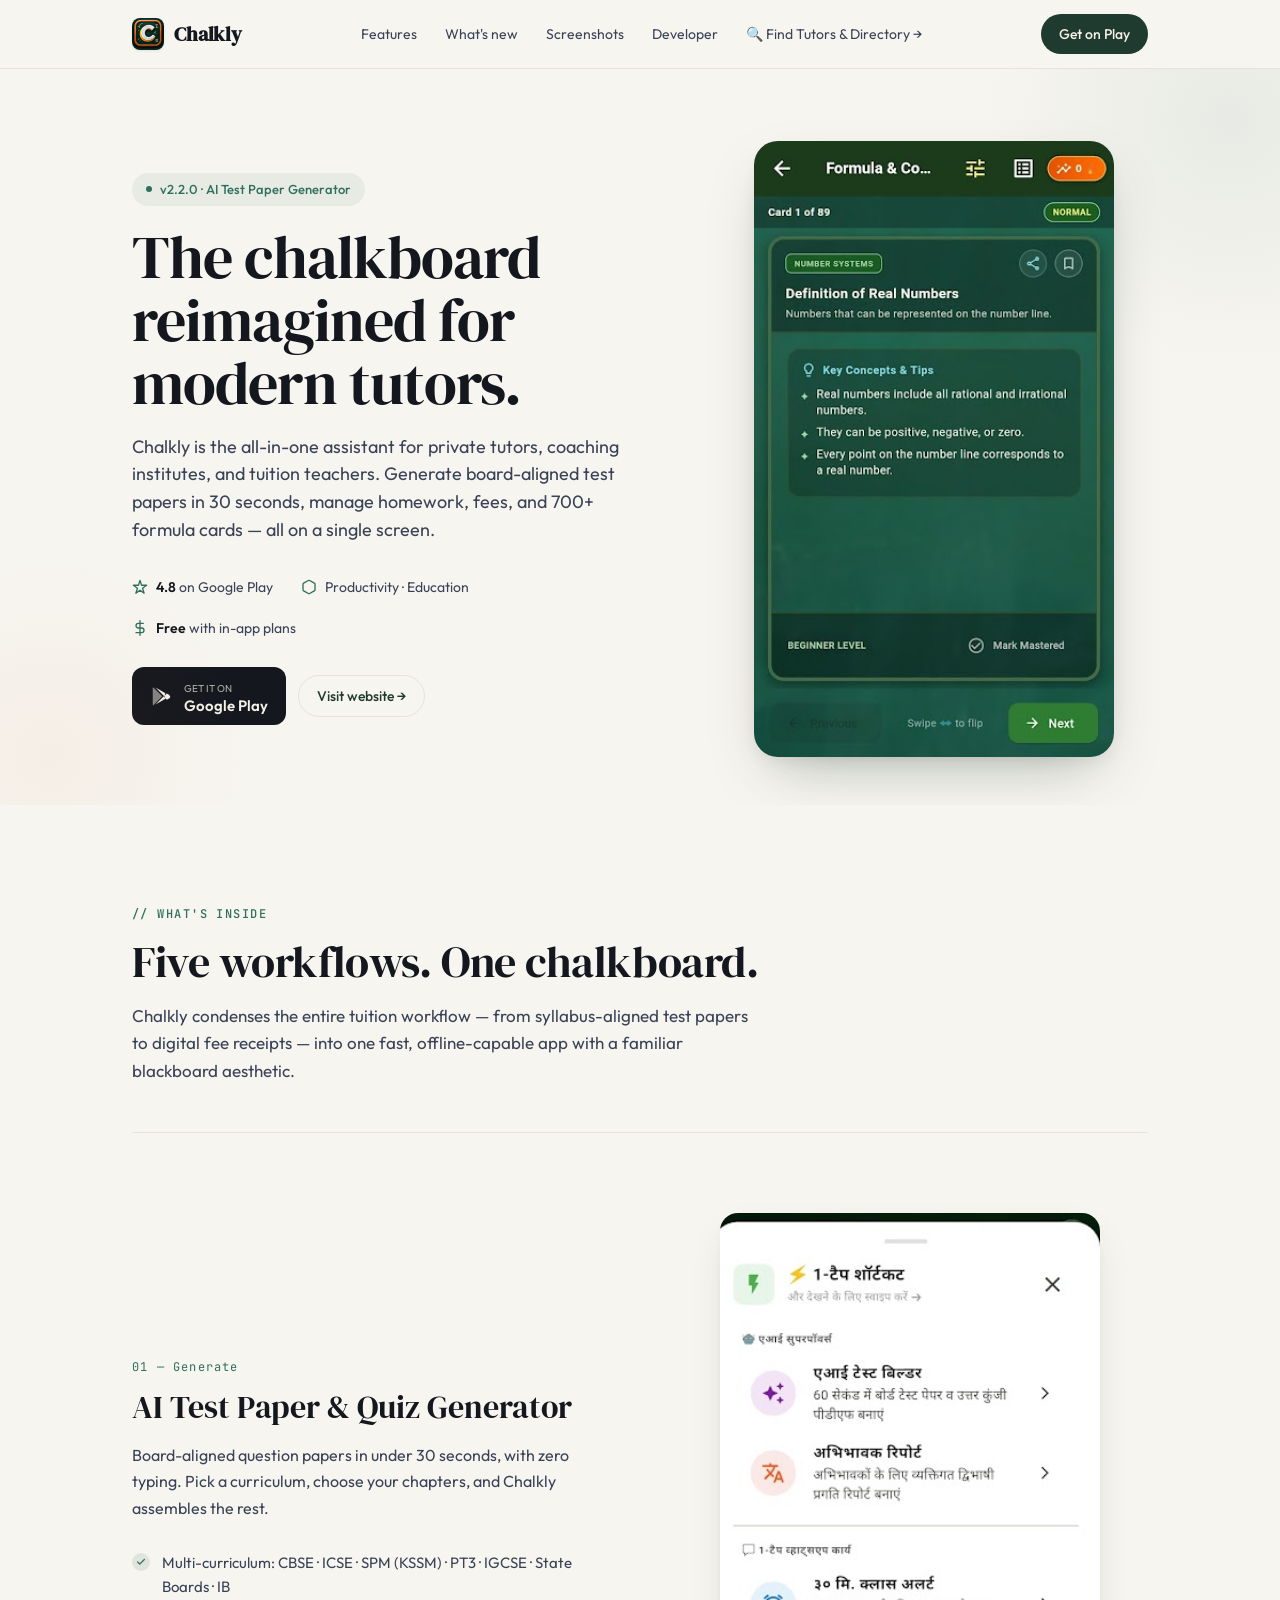
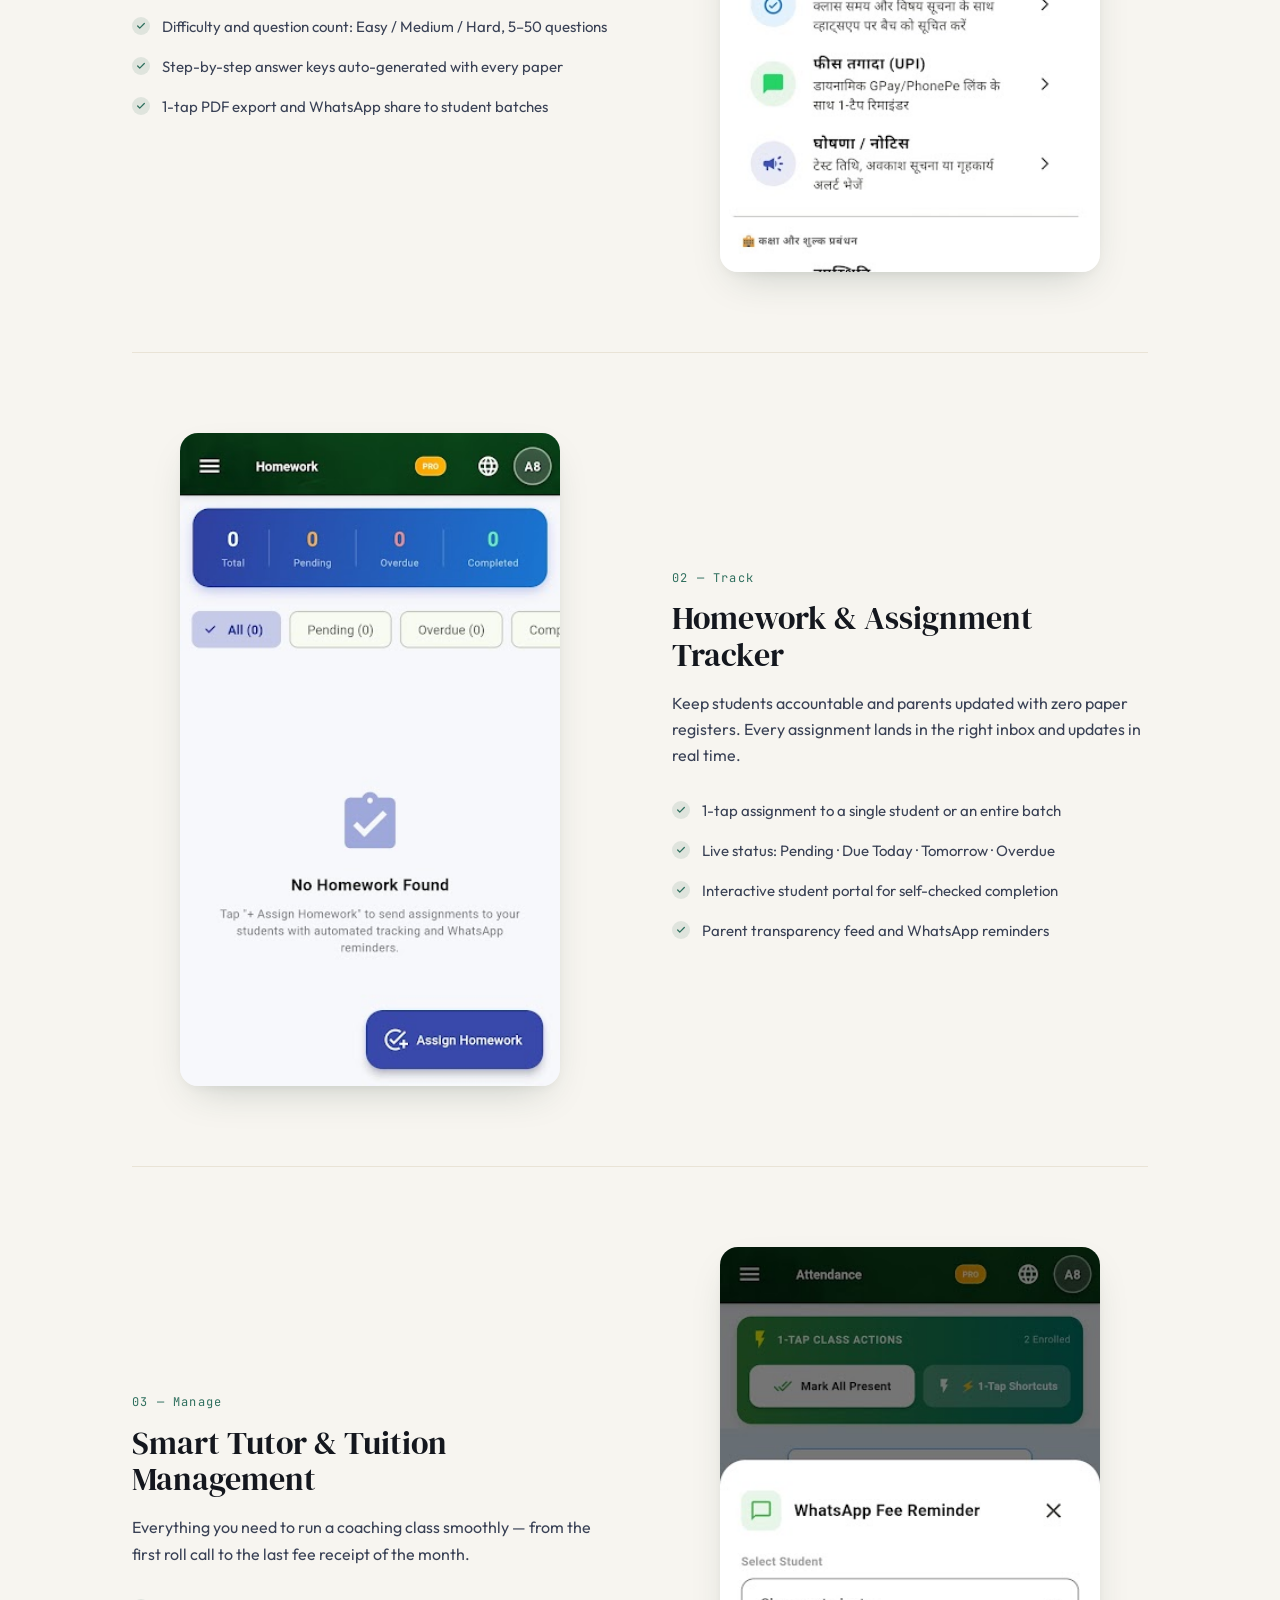
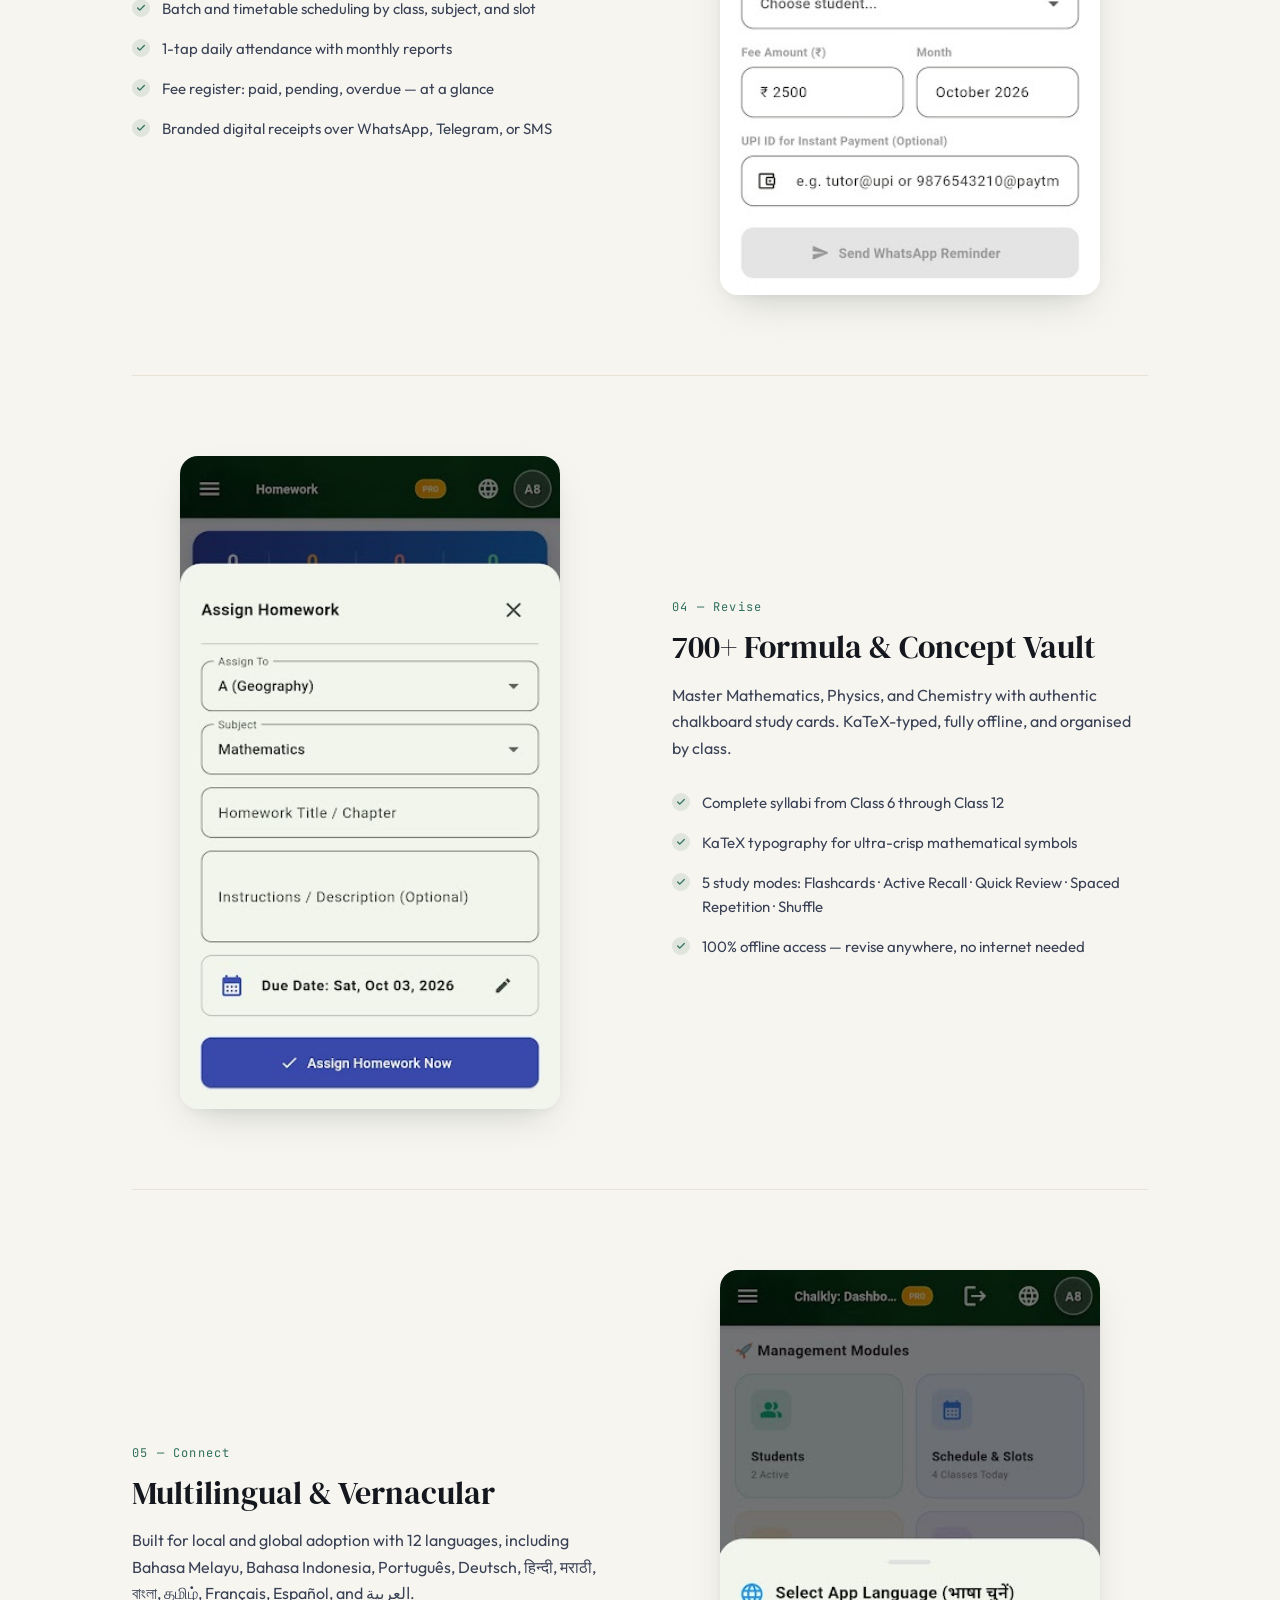
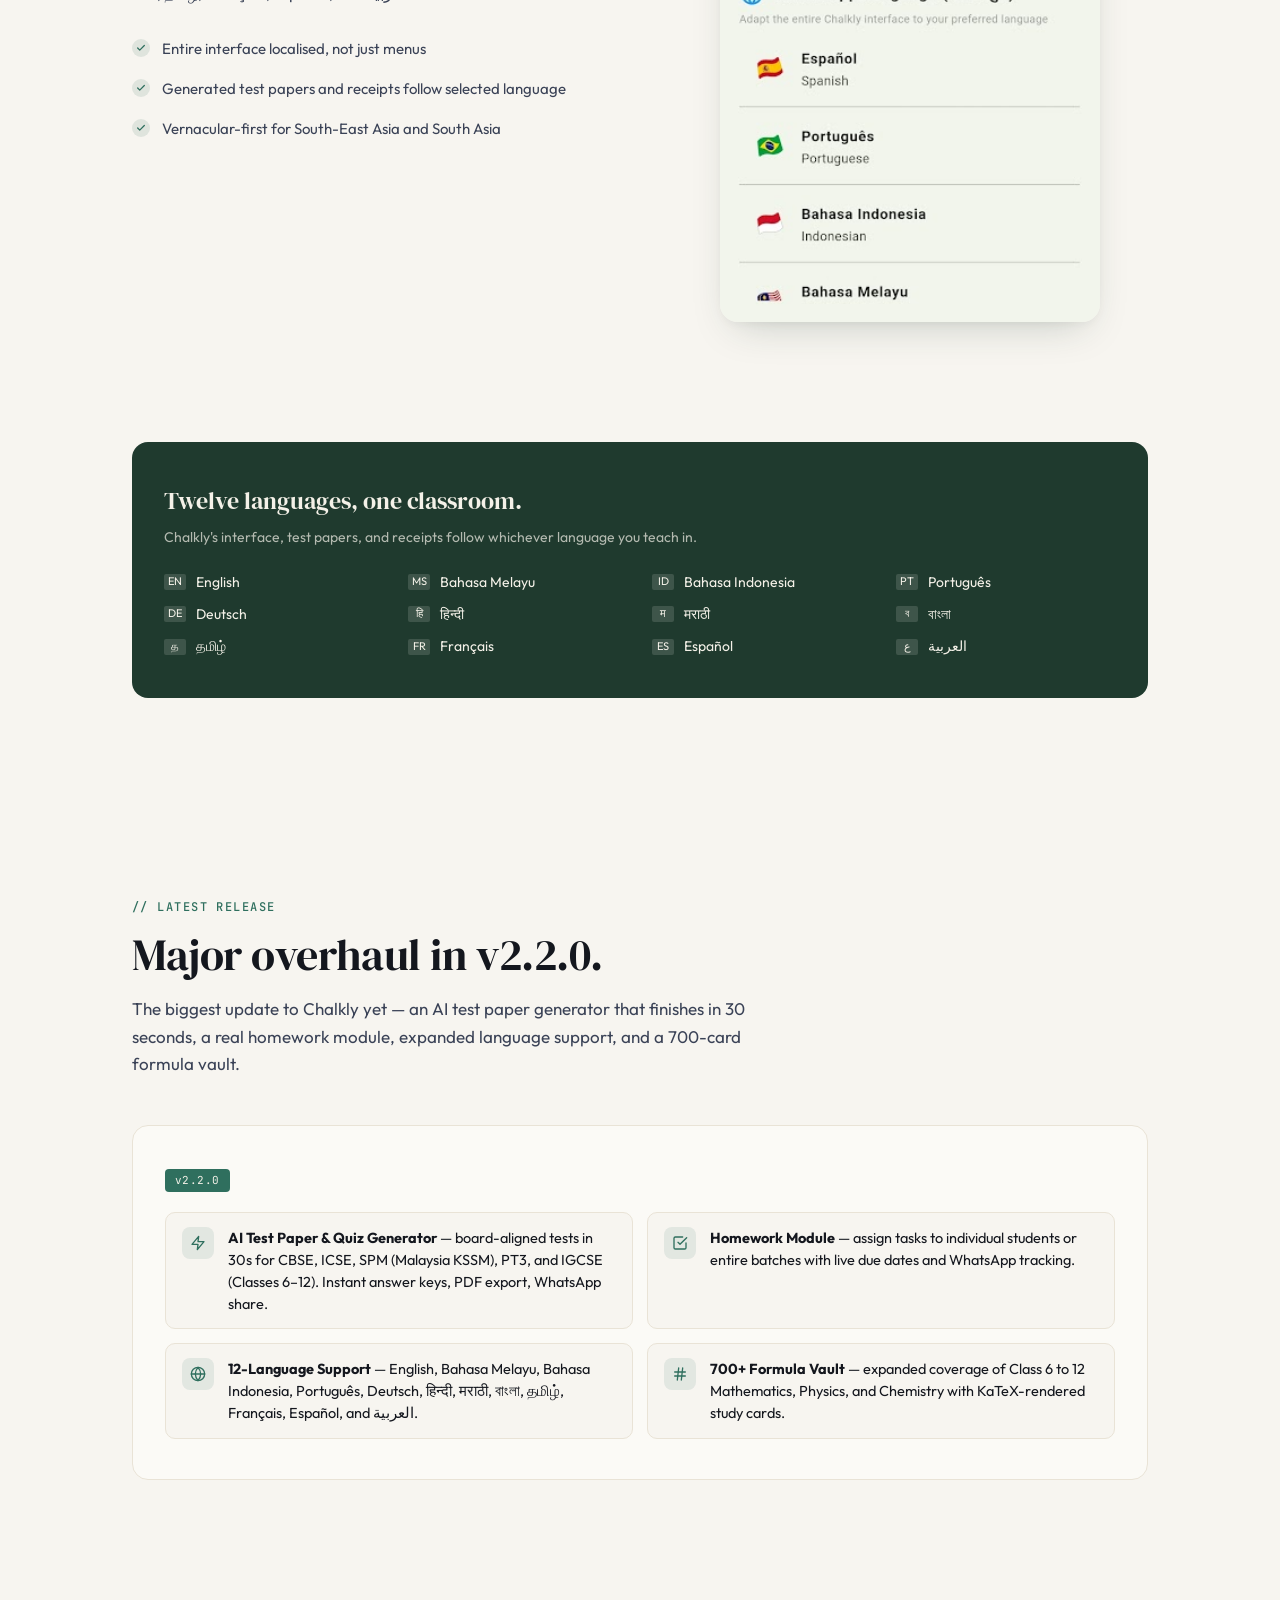
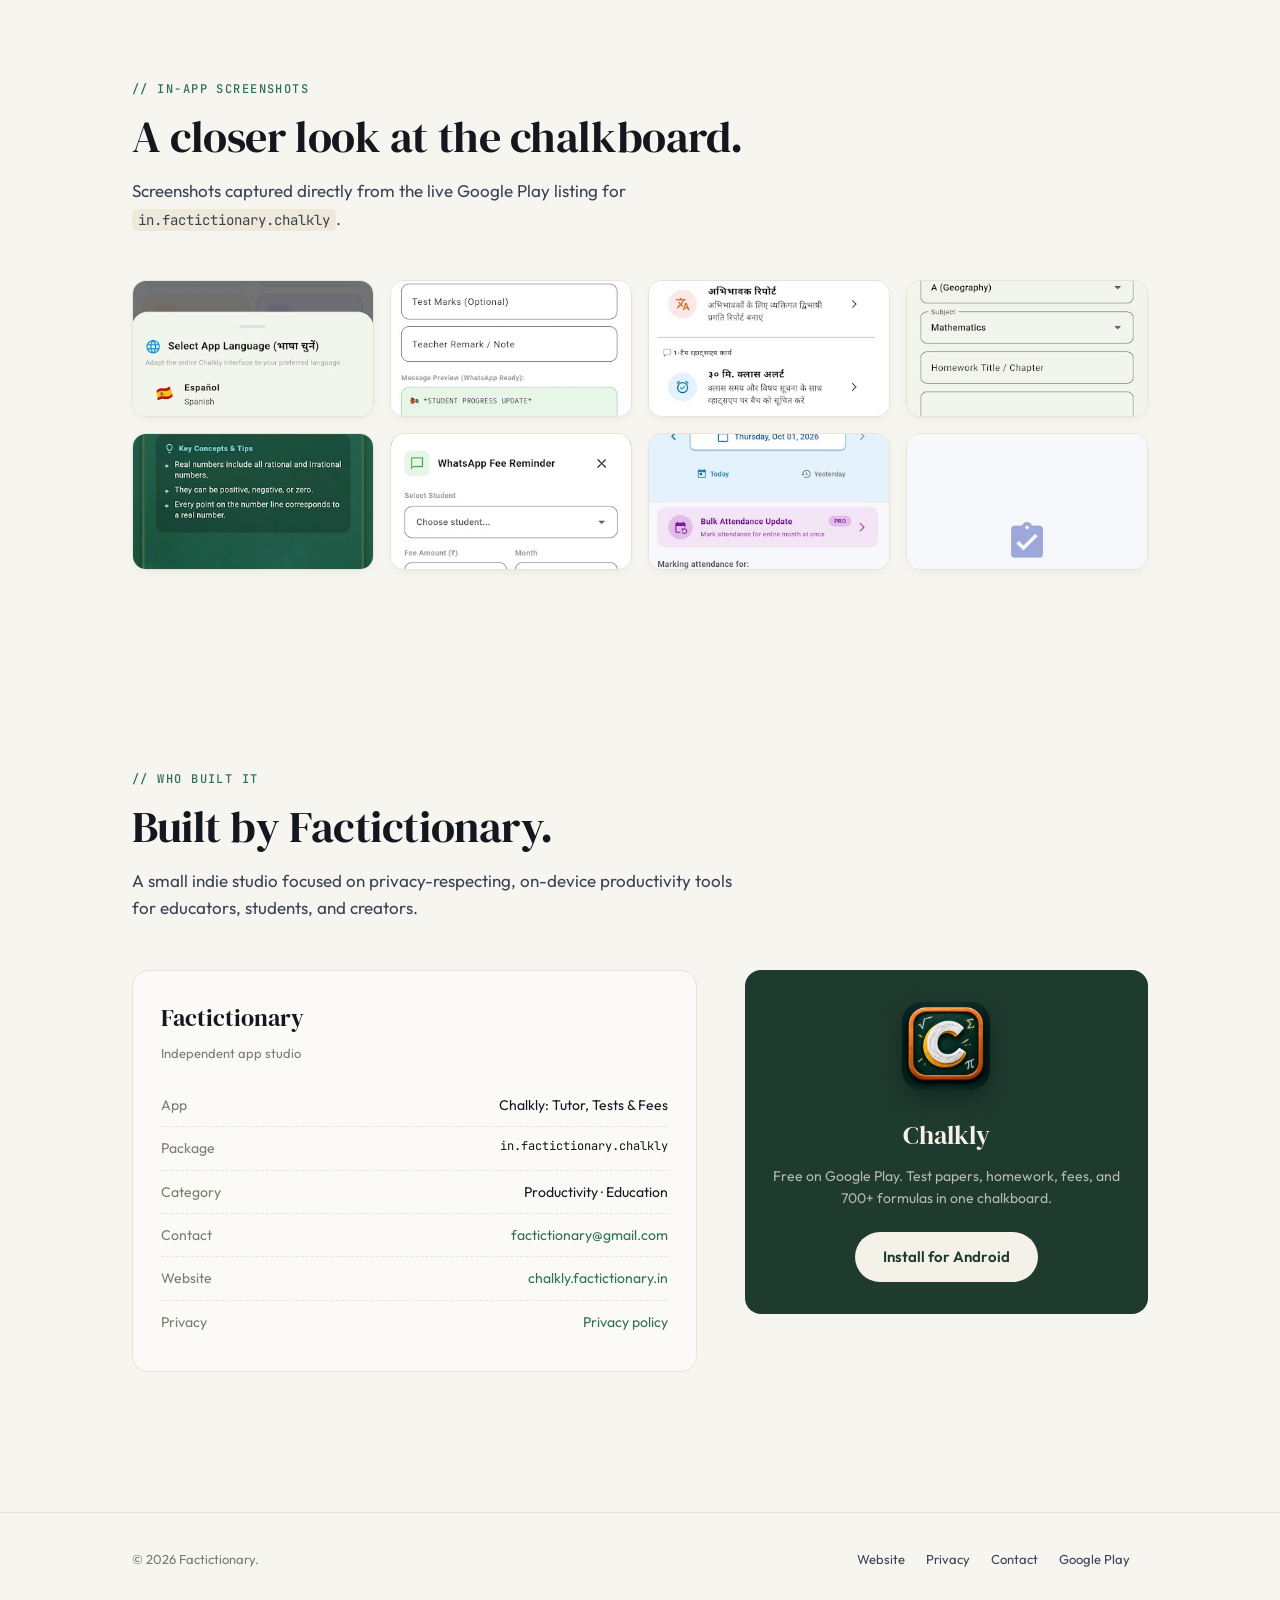
<file: index.html>
<!DOCTYPE html>
<html lang="en">
<head>
<meta charset="UTF-8" />
<meta name="viewport" content="width=device-width, initial-scale=1.0" />
<title>Chalkly — Tutor, Tests & Fees | All-in-one Assistant for Tutors</title>
<meta name="description" content="Chalkly is the chalkboard-inspired assistant for private tutors, coaching institutes, and tuition teachers. AI test papers, homework, fees, and 700+ formula cards." />
<link rel="preconnect" href="https://fonts.googleapis.com" />
<link rel="preconnect" href="https://fonts.gstatic.com" crossorigin />
<link href="https://fonts.googleapis.com/css2?family=DM+Serif+Display&family=Outfit:wght@400;500;600;700&family=JetBrains+Mono:wght@400;500&display=swap" rel="stylesheet" />
<style>
  :root {
    --bg: #f7f5f0;
    --paper: #fbfaf6;
    --ink: #14171e;
    --ink-soft: #3a4256;
    --muted: #7c7a72;
    --line: #e9e3d6;
    --line-soft: #efe9d9;
    --chalkboard: #1f3a2e;
    --chalk: #f4f1e8;
    --accent: #2f6f5e;
    --accent-soft: #4a6d4f;
    --warm: #c97b3f;
    --rose: #b06367;
  }
  * { box-sizing: border-box; }
  html, body { margin: 0; padding: 0; }
  body {
    background: var(--bg);
    color: var(--ink);
    font-family: 'Outfit', sans-serif;
    font-size: 16px;
    line-height: 1.6;
    -webkit-font-smoothing: antialiased;
  }
  .serif { font-family: 'DM Serif Display', serif; font-weight: 400; }
  .mono { font-family: 'JetBrains Mono', monospace; }

  .container { max-width: 1080px; margin: 0 auto; padding: 0 24px; }
  @media (min-width: 768px) { .container { padding: 0 32px; } }

  /* Top nav */
  .topbar {
    border-bottom: 1px solid var(--line);
    background: var(--bg);
    position: sticky;
    top: 0;
    z-index: 50;
    backdrop-filter: blur(8px);
  }
  .topbar-inner {
    display: flex;
    align-items: center;
    justify-content: space-between;
    padding: 14px 24px;
    max-width: 1080px;
    margin: 0 auto;
  }
  @media (min-width: 768px) { .topbar-inner { padding: 14px 32px; } }
  .brand {
    display: flex;
    align-items: center;
    gap: 10px;
    font-weight: 600;
    letter-spacing: -0.01em;
  }
  .brand-icon {
    width: 32px;
    height: 32px;
    border-radius: 8px;
    box-shadow: 0 1px 3px rgba(0,0,0,0.08);
  }
  .brand-mark {
    font-family: 'DM Serif Display', serif;
    font-size: 20px;
  }
  .nav-links {
    display: none;
    gap: 28px;
    font-size: 14px;
    color: var(--ink-soft);
  }
  .nav-links a { color: inherit; text-decoration: none; }
  .nav-links a:hover { color: var(--ink); }
  @media (min-width: 768px) { .nav-links { display: flex; } }
  .install-btn {
    background: var(--chalkboard);
    color: var(--chalk);
    border: none;
    padding: 9px 18px;
    border-radius: 999px;
    font-size: 14px;
    font-weight: 500;
    cursor: pointer;
    text-decoration: none;
    transition: transform 0.15s ease, box-shadow 0.15s ease;
  }
  .install-btn:hover {
    transform: translateY(-1px);
    box-shadow: 0 6px 20px rgba(31, 58, 46, 0.25);
  }

  /* Hero */
  .hero {
    padding: 72px 0 48px;
    position: relative;
    overflow: hidden;
  }
  .hero::before {
    content: "";
    position: absolute;
    top: -200px;
    right: -200px;
    width: 500px;
    height: 500px;
    background: radial-gradient(circle, rgba(47, 111, 94, 0.08) 0%, transparent 70%);
    pointer-events: none;
  }
  .hero::after {
    content: "";
    position: absolute;
    bottom: -150px;
    left: -150px;
    width: 400px;
    height: 400px;
    background: radial-gradient(circle, rgba(201, 123, 63, 0.06) 0%, transparent 70%);
    pointer-events: none;
  }
  .hero-grid {
    display: grid;
    grid-template-columns: 1fr;
    gap: 48px;
    align-items: center;
  }
  @media (min-width: 900px) {
    .hero-grid { grid-template-columns: 1.1fr 0.9fr; gap: 64px; }
  }
  .hero-eyebrow {
    display: inline-flex;
    align-items: center;
    gap: 8px;
    background: rgba(47, 111, 94, 0.08);
    color: var(--accent);
    padding: 6px 14px;
    border-radius: 999px;
    font-size: 13px;
    font-weight: 500;
    margin-bottom: 20px;
  }
  .hero-eyebrow .dot {
    width: 6px;
    height: 6px;
    background: var(--accent);
    border-radius: 50%;
  }
  h1.hero-title {
    font-family: 'DM Serif Display', serif;
    font-weight: 400;
    font-size: clamp(36px, 6vw, 60px);
    line-height: 1.05;
    letter-spacing: -0.015em;
    margin: 0 0 18px;
    color: var(--ink);
  }
  .hero-sub {
    font-size: 18px;
    color: var(--ink-soft);
    line-height: 1.55;
    max-width: 520px;
    margin: 0 0 32px;
  }
  .hero-meta {
    display: flex;
    flex-wrap: wrap;
    gap: 18px 28px;
    margin-bottom: 28px;
    font-size: 14px;
    color: var(--ink-soft);
  }
  .hero-meta .item {
    display: flex;
    align-items: center;
    gap: 8px;
  }
  .hero-meta .item strong {
    color: var(--ink);
    font-weight: 600;
  }
  .hero-cta {
    display: flex;
    gap: 12px;
    flex-wrap: wrap;
    align-items: center;
  }
  .play-badge {
    display: inline-flex;
    align-items: center;
    gap: 12px;
    background: var(--ink);
    color: var(--chalk);
    padding: 10px 18px;
    border-radius: 12px;
    text-decoration: none;
    transition: transform 0.15s ease, box-shadow 0.15s ease;
  }
  .play-badge:hover {
    transform: translateY(-1px);
    box-shadow: 0 8px 24px rgba(0,0,0,0.18);
  }
  .play-badge .arrow { font-size: 18px; line-height: 1; }
  .play-badge .text { line-height: 1.2; }
  .play-badge .small { font-size: 10px; opacity: 0.7; }
  .play-badge .big { font-size: 15px; font-weight: 600; }

  .hero-visual {
    position: relative;
    display: flex;
    justify-content: center;
  }
  .hero-phone {
    width: 100%;
    max-width: 360px;
    border-radius: 24px;
    box-shadow: 0 24px 60px -20px rgba(31, 58, 46, 0.35), 0 8px 20px -8px rgba(0,0,0,0.1);
    transition: transform 0.3s ease;
  }
  .hero-phone:hover { transform: translateY(-4px) rotate(-0.5deg); }

  /* Section base */
  section { padding: 80px 0; position: relative; }
  @media (min-width: 768px) { section { padding: 100px 0; } }
  .section-eyebrow {
    font-family: 'JetBrains Mono', monospace;
    font-size: 12px;
    color: var(--accent);
    letter-spacing: 0.12em;
    text-transform: uppercase;
    margin-bottom: 14px;
    font-weight: 500;
  }
  .section-title {
    font-family: 'DM Serif Display', serif;
    font-weight: 400;
    font-size: clamp(30px, 4.5vw, 44px);
    line-height: 1.1;
    letter-spacing: -0.01em;
    margin: 0 0 16px;
  }
  .section-sub {
    color: var(--ink-soft);
    font-size: 17px;
    max-width: 620px;
    line-height: 1.6;
    margin: 0 0 48px;
  }

  /* Features - alternating layout */
  .feature {
    display: grid;
    grid-template-columns: 1fr;
    gap: 40px;
    align-items: center;
    padding: 56px 0;
    border-top: 1px solid var(--line);
  }
  @media (min-width: 900px) {
    .feature { grid-template-columns: 1fr 1fr; gap: 64px; padding: 80px 0; }
    .feature.reverse > div:first-child { order: 2; }
  }
  .feature-num {
    font-family: 'JetBrains Mono', monospace;
    font-size: 12px;
    color: var(--accent);
    letter-spacing: 0.1em;
    margin-bottom: 12px;
    display: block;
  }
  .feature-title {
    font-family: 'DM Serif Display', serif;
    font-size: clamp(24px, 3vw, 32px);
    line-height: 1.15;
    margin: 0 0 16px;
    font-weight: 400;
  }
  .feature-desc {
    color: var(--ink-soft);
    font-size: 16px;
    margin: 0 0 22px;
    line-height: 1.65;
  }
  .feature-list {
    list-style: none;
    padding: 0;
    margin: 0;
  }
  .feature-list li {
    display: flex;
    align-items: flex-start;
    gap: 12px;
    padding: 8px 0;
    font-size: 15px;
    color: var(--ink-soft);
  }
  .check {
    flex-shrink: 0;
    width: 18px;
    height: 18px;
    border-radius: 50%;
    background: rgba(47, 111, 94, 0.12);
    color: var(--accent);
    display: flex;
    align-items: center;
    justify-content: center;
    margin-top: 2px;
  }
  .check svg { width: 10px; height: 10px; }
  .feature-visual {
    position: relative;
    display: flex;
    justify-content: center;
  }
  .feature-img {
    width: 100%;
    max-width: 380px;
    border-radius: 18px;
    box-shadow: 0 16px 40px -16px rgba(31, 58, 46, 0.25), 0 4px 12px -4px rgba(0,0,0,0.06);
  }

  /* Languages strip */
  .lang-strip {
    background: var(--chalkboard);
    color: var(--chalk);
    padding: 48px 0;
    margin-top: 40px;
    border-radius: 16px;
    padding: 40px 32px;
  }
  .lang-strip h3 {
    font-family: 'DM Serif Display', serif;
    font-size: 24px;
    margin: 0 0 6px;
    font-weight: 400;
  }
  .lang-strip p {
    margin: 0 0 22px;
    color: rgba(244, 241, 232, 0.7);
    font-size: 14px;
  }
  .lang-grid {
    display: grid;
    grid-template-columns: repeat(2, 1fr);
    gap: 10px 24px;
  }
  @media (min-width: 600px) { .lang-grid { grid-template-columns: repeat(3, 1fr); } }
  @media (min-width: 900px) { .lang-grid { grid-template-columns: repeat(4, 1fr); } }
  .lang-item {
    display: flex;
    align-items: center;
    gap: 10px;
    font-size: 14px;
    color: var(--chalk);
  }
  .lang-item .flag {
    width: 22px;
    height: 16px;
    border-radius: 2px;
    background: rgba(244, 241, 232, 0.15);
    display: flex;
    align-items: center;
    justify-content: center;
    font-size: 11px;
    flex-shrink: 0;
  }

  /* What's new */
  .whats-new {
    background: var(--paper);
    border: 1px solid var(--line);
    border-radius: 16px;
    padding: 40px 32px;
    margin-top: 32px;
  }
  .whats-new h3 {
    font-family: 'DM Serif Display', serif;
    font-size: 26px;
    margin: 0 0 20px;
    font-weight: 400;
  }
  .whats-new .version {
    display: inline-block;
    background: var(--accent);
    color: var(--chalk);
    font-family: 'JetBrains Mono', monospace;
    font-size: 11px;
    padding: 3px 10px;
    border-radius: 4px;
    margin-bottom: 20px;
    letter-spacing: 0.04em;
  }
  .whats-new ul {
    list-style: none;
    padding: 0;
    margin: 0;
    display: grid;
    grid-template-columns: 1fr;
    gap: 14px;
  }
  @media (min-width: 700px) { .whats-new ul { grid-template-columns: 1fr 1fr; } }
  .whats-new li {
    display: flex;
    gap: 14px;
    padding: 14px 16px;
    background: var(--bg);
    border: 1px solid var(--line);
    border-radius: 10px;
    font-size: 14.5px;
    line-height: 1.5;
  }
  .whats-new .ico {
    flex-shrink: 0;
    width: 32px;
    height: 32px;
    border-radius: 8px;
    background: rgba(47, 111, 94, 0.1);
    color: var(--accent);
    display: flex;
    align-items: center;
    justify-content: center;
  }

  /* Gallery */
  .gallery {
    display: grid;
    grid-template-columns: repeat(2, 1fr);
    gap: 16px;
  }
  @media (min-width: 700px) { .gallery { grid-template-columns: repeat(3, 1fr); } }
  @media (min-width: 1000px) { .gallery { grid-template-columns: repeat(4, 1fr); } }
  .gallery-item {
    border-radius: 14px;
    overflow: hidden;
    box-shadow: 0 4px 12px -4px rgba(0,0,0,0.08);
    transition: transform 0.2s ease, box-shadow 0.2s ease;
    background: var(--paper);
    border: 1px solid var(--line);
  }
  .gallery-item:hover {
    transform: translateY(-3px);
    box-shadow: 0 12px 28px -8px rgba(31, 58, 46, 0.18);
  }
  .gallery-item img {
    width: 100%;
    display: block;
    aspect-ratio: 16 / 9;
    object-fit: cover;
  }

  /* Developer card */
  .dev-grid {
    display: grid;
    grid-template-columns: 1fr;
    gap: 24px;
    align-items: start;
  }
  @media (min-width: 800px) { .dev-grid { grid-template-columns: 1.4fr 1fr; gap: 48px; } }
  .dev-card {
    background: var(--paper);
    border: 1px solid var(--line);
    border-radius: 16px;
    padding: 28px 28px;
  }
  .dev-card h3 {
    font-family: 'DM Serif Display', serif;
    font-size: 24px;
    margin: 0 0 6px;
    font-weight: 400;
  }
  .dev-card .role {
    color: var(--muted);
    font-size: 13px;
    margin: 0 0 20px;
  }
  .dev-info {
    list-style: none;
    padding: 0;
    margin: 0;
  }
  .dev-info li {
    display: flex;
    justify-content: space-between;
    gap: 16px;
    padding: 10px 0;
    border-bottom: 1px dashed var(--line);
    font-size: 14px;
  }
  .dev-info li:last-child { border-bottom: none; }
  .dev-info .k { color: var(--muted); }
  .dev-info .v { color: var(--ink); text-align: right; }
  .dev-info a { color: var(--accent); text-decoration: none; }
  .dev-info a:hover { text-decoration: underline; }

  .install-card {
    background: var(--chalkboard);
    color: var(--chalk);
    border-radius: 16px;
    padding: 32px 28px;
    text-align: center;
  }
  .install-card .ic-icon {
    width: 88px;
    height: 88px;
    border-radius: 20px;
    margin: 0 auto 18px;
    box-shadow: 0 8px 20px rgba(0,0,0,0.3);
  }
  .install-card h3 {
    font-family: 'DM Serif Display', serif;
    font-size: 26px;
    margin: 0 0 8px;
    font-weight: 400;
  }
  .install-card p {
    margin: 0 0 22px;
    font-size: 14px;
    color: rgba(244, 241, 232, 0.7);
  }
  .install-card .big-btn {
    display: inline-block;
    background: var(--chalk);
    color: var(--chalkboard);
    padding: 13px 28px;
    border-radius: 999px;
    font-weight: 600;
    text-decoration: none;
    font-size: 15px;
    transition: transform 0.15s ease;
  }
  .install-card .big-btn:hover { transform: translateY(-1px); }

  /* Footer */
  footer {
    border-top: 1px solid var(--line);
    padding: 36px 0 48px;
    margin-top: 40px;
    color: var(--muted);
    font-size: 13px;
  }
  .foot-grid {
    display: flex;
    justify-content: space-between;
    flex-wrap: wrap;
    gap: 16px;
  }
  .foot-grid a { color: var(--ink-soft); text-decoration: none; margin-right: 18px; }
  .foot-grid a:hover { color: var(--ink); }

  /* Decorative chalk specks */
  .chalk-dust {
    position: absolute;
    pointer-events: none;
    color: var(--accent);
    opacity: 0.18;
    font-family: 'JetBrains Mono', monospace;
  }
</style>
</head>
<body>

<!-- Top bar -->
<div class="topbar">
  <div class="topbar-inner">
    <div class="brand">
      <img src="icon.png" alt="Chalkly" class="brand-icon" />
      <span class="brand-mark">Chalkly</span>
    </div>
    <nav class="nav-links">
      <a href="#features">Features</a>
      <a href="#whats-new">What's new</a>
      <a href="#gallery">Screenshots</a>
      <a href="#developer">Developer</a>
<a href="tutors.html" class="inline-flex items-center gap-1 font-semibold text-indigo-600 hover:text-indigo-700">
  🔍 Find Tutors & Directory →
</a>
    </nav>
    <a class="install-btn" href="https://play.google.com/store/apps/details?id=in.factictionary.chalkly" target="_blank" rel="noopener">Get on Play</a>
  </div>
</div>

<!-- Hero -->
<section class="hero">
  <div class="container">
    <div class="hero-grid">
      <div>
        <div class="hero-eyebrow">
          <span class="dot"></span>
          <span>v2.2.0 · AI Test Paper Generator</span>
        </div>
        <h1 class="hero-title">The chalkboard reimagined for modern tutors.</h1>
        <p class="hero-sub">Chalkly is the all-in-one assistant for private tutors, coaching institutes, and tuition teachers. Generate board-aligned test papers in 30 seconds, manage homework, fees, and 700+ formula cards — all on a single screen.</p>
        <div class="hero-meta">
          <div class="item">
            <svg width="16" height="16" viewBox="0 0 24 24" fill="none" stroke="currentColor" stroke-width="2" stroke-linecap="round" stroke-linejoin="round" style="color: var(--accent)"><path d="M12 2l2.4 7.4H22l-6.2 4.5 2.4 7.4L12 16.8 5.8 21.3l2.4-7.4L2 9.4h7.6z"/></svg>
            <span><strong>4.8</strong> on Google Play</span>
          </div>
          <div class="item">
            <svg width="16" height="16" viewBox="0 0 24 24" fill="none" stroke="currentColor" stroke-width="2" stroke-linecap="round" stroke-linejoin="round" style="color: var(--accent)"><path d="M21 16V8a2 2 0 0 0-1-1.73l-7-4a2 2 0 0 0-2 0l-7 4A2 2 0 0 0 3 8v8a2 2 0 0 0 1 1.73l7 4a2 2 0 0 0 2 0l7-4A2 2 0 0 0 21 16z"/></svg>
            <span>Productivity · Education</span>
          </div>
          <div class="item">
            <svg width="16" height="16" viewBox="0 0 24 24" fill="none" stroke="currentColor" stroke-width="2" stroke-linecap="round" stroke-linejoin="round" style="color: var(--accent)"><path d="M12 1v22M17 5H9.5a3.5 3.5 0 0 0 0 7h5a3.5 3.5 0 0 1 0 7H6"/></svg>
            <span><strong>Free</strong> with in-app plans</span>
          </div>
        </div>
        <div class="hero-cta">
          <a class="play-badge" href="https://play.google.com/store/apps/details?id=in.factictionary.chalkly" target="_blank" rel="noopener">
            <svg width="22" height="22" viewBox="0 0 24 24" fill="currentColor"><path d="M3 20.5V3.5c0-.41.18-.78.46-1.03l9.92 9.92-9.92 9.92c-.28-.25-.46-.62-.46-1.03z" opacity="0.5"/><path d="M16.81 15.12L6.05 21.34l9.49-9.49 1.27 3.27zM21.16 10.81l-2.81-1.62-3.43 3.43 3.43 3.43 2.81-1.62c1.18-.68 1.18-2.34 0-3.02zM6.05 2.66l10.76 6.22-1.27 3.27-9.49-9.49z"/></svg>
            <span class="text">
              <span class="small">GET IT ON</span><br/>
              <span class="big">Google Play</span>
            </span>
          </a>
          <a class="install-btn" style="background: transparent; color: var(--chalkboard); border: 1px solid var(--line);" href="https://chalkly.factictionary.in" target="_blank" rel="noopener">Visit website →</a>
        </div>
      </div>
      <div class="hero-visual">
        <img src="screenshot_05.png" alt="Chalkly app screenshot" class="hero-phone" />
      </div>
    </div>
  </div>
</section>

<!-- Features -->
<section id="features">
  <div class="container">
    <div class="section-eyebrow">// what's inside</div>
    <h2 class="section-title">Five workflows. One chalkboard.</h2>
    <p class="section-sub">Chalkly condenses the entire tuition workflow — from syllabus-aligned test papers to digital fee receipts — into one fast, offline-capable app with a familiar blackboard aesthetic.</p>

    <!-- Feature 1 -->
    <div class="feature">
      <div>
        <span class="feature-num">01 — Generate</span>
        <h3 class="feature-title">AI Test Paper & Quiz Generator</h3>
        <p class="feature-desc">Board-aligned question papers in under 30 seconds, with zero typing. Pick a curriculum, choose your chapters, and Chalkly assembles the rest.</p>
        <ul class="feature-list">
          <li><span class="check"><svg viewBox="0 0 24 24" fill="none" stroke="currentColor" stroke-width="3" stroke-linecap="round" stroke-linejoin="round"><polyline points="20 6 9 17 4 12"/></svg></span>Multi-curriculum: CBSE · ICSE · SPM (KSSM) · PT3 · IGCSE · State Boards · IB</li>
          <li><span class="check"><svg viewBox="0 0 24 24" fill="none" stroke="currentColor" stroke-width="3" stroke-linecap="round" stroke-linejoin="round"><polyline points="20 6 9 17 4 12"/></svg></span>Difficulty and question count: Easy / Medium / Hard, 5–50 questions</li>
          <li><span class="check"><svg viewBox="0 0 24 24" fill="none" stroke="currentColor" stroke-width="3" stroke-linecap="round" stroke-linejoin="round"><polyline points="20 6 9 17 4 12"/></svg></span>Step-by-step answer keys auto-generated with every paper</li>
          <li><span class="check"><svg viewBox="0 0 24 24" fill="none" stroke="currentColor" stroke-width="3" stroke-linecap="round" stroke-linejoin="round"><polyline points="20 6 9 17 4 12"/></svg></span>1-tap PDF export and WhatsApp share to student batches</li>
        </ul>
      </div>
      <div class="feature-visual">
        <img src="screenshot_03.png" alt="AI Test Paper Generator" class="feature-img" />
      </div>
    </div>

    <!-- Feature 2 -->
    <div class="feature reverse">
      <div>
        <span class="feature-num">02 — Track</span>
        <h3 class="feature-title">Homework & Assignment Tracker</h3>
        <p class="feature-desc">Keep students accountable and parents updated with zero paper registers. Every assignment lands in the right inbox and updates in real time.</p>
        <ul class="feature-list">
          <li><span class="check"><svg viewBox="0 0 24 24" fill="none" stroke="currentColor" stroke-width="3" stroke-linecap="round" stroke-linejoin="round"><polyline points="20 6 9 17 4 12"/></svg></span>1-tap assignment to a single student or an entire batch</li>
          <li><span class="check"><svg viewBox="0 0 24 24" fill="none" stroke="currentColor" stroke-width="3" stroke-linecap="round" stroke-linejoin="round"><polyline points="20 6 9 17 4 12"/></svg></span>Live status: Pending · Due Today · Tomorrow · Overdue</li>
          <li><span class="check"><svg viewBox="0 0 24 24" fill="none" stroke="currentColor" stroke-width="3" stroke-linecap="round" stroke-linejoin="round"><polyline points="20 6 9 17 4 12"/></svg></span>Interactive student portal for self-checked completion</li>
          <li><span class="check"><svg viewBox="0 0 24 24" fill="none" stroke="currentColor" stroke-width="3" stroke-linecap="round" stroke-linejoin="round"><polyline points="20 6 9 17 4 12"/></svg></span>Parent transparency feed and WhatsApp reminders</li>
        </ul>
      </div>
      <div class="feature-visual">
        <img src="screenshot_08.png" alt="Homework Tracker" class="feature-img" />
      </div>
    </div>

    <!-- Feature 3 -->
    <div class="feature">
      <div>
        <span class="feature-num">03 — Manage</span>
        <h3 class="feature-title">Smart Tutor & Tuition Management</h3>
        <p class="feature-desc">Everything you need to run a coaching class smoothly — from the first roll call to the last fee receipt of the month.</p>
        <ul class="feature-list">
          <li><span class="check"><svg viewBox="0 0 24 24" fill="none" stroke="currentColor" stroke-width="3" stroke-linecap="round" stroke-linejoin="round"><polyline points="20 6 9 17 4 12"/></svg></span>Batch and timetable scheduling by class, subject, and slot</li>
          <li><span class="check"><svg viewBox="0 0 24 24" fill="none" stroke="currentColor" stroke-width="3" stroke-linecap="round" stroke-linejoin="round"><polyline points="20 6 9 17 4 12"/></svg></span>1-tap daily attendance with monthly reports</li>
          <li><span class="check"><svg viewBox="0 0 24 24" fill="none" stroke="currentColor" stroke-width="3" stroke-linecap="round" stroke-linejoin="round"><polyline points="20 6 9 17 4 12"/></svg></span>Fee register: paid, pending, overdue — at a glance</li>
          <li><span class="check"><svg viewBox="0 0 24 24" fill="none" stroke="currentColor" stroke-width="3" stroke-linecap="round" stroke-linejoin="round"><polyline points="20 6 9 17 4 12"/></svg></span>Branded digital receipts over WhatsApp, Telegram, or SMS</li>
        </ul>
      </div>
      <div class="feature-visual">
        <img src="screenshot_06.png" alt="Tuition Management" class="feature-img" />
      </div>
    </div>

    <!-- Feature 4 -->
    <div class="feature reverse">
      <div>
        <span class="feature-num">04 — Revise</span>
        <h3 class="feature-title">700+ Formula & Concept Vault</h3>
        <p class="feature-desc">Master Mathematics, Physics, and Chemistry with authentic chalkboard study cards. KaTeX-typed, fully offline, and organised by class.</p>
        <ul class="feature-list">
          <li><span class="check"><svg viewBox="0 0 24 24" fill="none" stroke="currentColor" stroke-width="3" stroke-linecap="round" stroke-linejoin="round"><polyline points="20 6 9 17 4 12"/></svg></span>Complete syllabi from Class 6 through Class 12</li>
          <li><span class="check"><svg viewBox="0 0 24 24" fill="none" stroke="currentColor" stroke-width="3" stroke-linecap="round" stroke-linejoin="round"><polyline points="20 6 9 17 4 12"/></svg></span>KaTeX typography for ultra-crisp mathematical symbols</li>
          <li><span class="check"><svg viewBox="0 0 24 24" fill="none" stroke="currentColor" stroke-width="3" stroke-linecap="round" stroke-linejoin="round"><polyline points="20 6 9 17 4 12"/></svg></span>5 study modes: Flashcards · Active Recall · Quick Review · Spaced Repetition · Shuffle</li>
          <li><span class="check"><svg viewBox="0 0 24 24" fill="none" stroke="currentColor" stroke-width="3" stroke-linecap="round" stroke-linejoin="round"><polyline points="20 6 9 17 4 12"/></svg></span>100% offline access — revise anywhere, no internet needed</li>
        </ul>
      </div>
      <div class="feature-visual">
        <img src="screenshot_04.png" alt="Formula Vault" class="feature-img" />
      </div>
    </div>

    <!-- Feature 5 -->
    <div class="feature">
      <div>
        <span class="feature-num">05 — Connect</span>
        <h3 class="feature-title">Multilingual & Vernacular</h3>
        <p class="feature-desc">Built for local and global adoption with 12 languages, including Bahasa Melayu, Bahasa Indonesia, Português, Deutsch, हिन्दी, मराठी, বাংলা, தமிழ், Français, Español, and العربية.</p>
        <ul class="feature-list">
          <li><span class="check"><svg viewBox="0 0 24 24" fill="none" stroke="currentColor" stroke-width="3" stroke-linecap="round" stroke-linejoin="round"><polyline points="20 6 9 17 4 12"/></svg></span>Entire interface localised, not just menus</li>
          <li><span class="check"><svg viewBox="0 0 24 24" fill="none" stroke="currentColor" stroke-width="3" stroke-linecap="round" stroke-linejoin="round"><polyline points="20 6 9 17 4 12"/></svg></span>Generated test papers and receipts follow selected language</li>
          <li><span class="check"><svg viewBox="0 0 24 24" fill="none" stroke="currentColor" stroke-width="3" stroke-linecap="round" stroke-linejoin="round"><polyline points="20 6 9 17 4 12"/></svg></span>Vernacular-first for South-East Asia and South Asia</li>
        </ul>
      </div>
      <div class="feature-visual">
        <img src="screenshot_01.png" alt="Language Selection" class="feature-img" />
      </div>
    </div>

    <!-- Language strip -->
    <div class="lang-strip">
      <h3>Twelve languages, one classroom.</h3>
      <p>Chalkly's interface, test papers, and receipts follow whichever language you teach in.</p>
      <div class="lang-grid">
        <div class="lang-item"><span class="flag">EN</span> English</div>
        <div class="lang-item"><span class="flag">MS</span> Bahasa Melayu</div>
        <div class="lang-item"><span class="flag">ID</span> Bahasa Indonesia</div>
        <div class="lang-item"><span class="flag">PT</span> Português</div>
        <div class="lang-item"><span class="flag">DE</span> Deutsch</div>
        <div class="lang-item"><span class="flag">हि</span> हिन्दी</div>
        <div class="lang-item"><span class="flag">म</span> मराठी</div>
        <div class="lang-item"><span class="flag">ব</span> বাংলা</div>
        <div class="lang-item"><span class="flag">த</span> தமிழ்</div>
        <div class="lang-item"><span class="flag">FR</span> Français</div>
        <div class="lang-item"><span class="flag">ES</span> Español</div>
        <div class="lang-item"><span class="flag">ع</span> العربية</div>
      </div>
    </div>
  </div>
</section>

<!-- What's new -->
<section id="whats-new">
  <div class="container">
    <div class="section-eyebrow">// latest release</div>
    <h2 class="section-title">Major overhaul in v2.2.0.</h2>
    <p class="section-sub">The biggest update to Chalkly yet — an AI test paper generator that finishes in 30 seconds, a real homework module, expanded language support, and a 700-card formula vault.</p>
    <div class="whats-new">
      <span class="version">v2.2.0</span>
      <ul>
        <li>
          <span class="ico">
            <svg width="16" height="16" viewBox="0 0 24 24" fill="none" stroke="currentColor" stroke-width="2" stroke-linecap="round" stroke-linejoin="round"><polygon points="13 2 3 14 12 14 11 22 21 10 12 10 13 2"/></svg>
          </span>
          <div>
            <strong>AI Test Paper & Quiz Generator</strong> — board-aligned tests in 30s for CBSE, ICSE, SPM (Malaysia KSSM), PT3, and IGCSE (Classes 6–12). Instant answer keys, PDF export, WhatsApp share.
          </div>
        </li>
        <li>
          <span class="ico">
            <svg width="16" height="16" viewBox="0 0 24 24" fill="none" stroke="currentColor" stroke-width="2" stroke-linecap="round" stroke-linejoin="round"><path d="M9 11l3 3L22 4"/><path d="M21 12v7a2 2 0 0 1-2 2H5a2 2 0 0 1-2-2V5a2 2 0 0 1 2-2h11"/></svg>
          </span>
          <div>
            <strong>Homework Module</strong> — assign tasks to individual students or entire batches with live due dates and WhatsApp tracking.
          </div>
        </li>
        <li>
          <span class="ico">
            <svg width="16" height="16" viewBox="0 0 24 24" fill="none" stroke="currentColor" stroke-width="2" stroke-linecap="round" stroke-linejoin="round"><circle cx="12" cy="12" r="10"/><line x1="2" y1="12" x2="22" y2="12"/><path d="M12 2a15.3 15.3 0 0 1 4 10 15.3 15.3 0 0 1-4 10 15.3 15.3 0 0 1-4-10 15.3 15.3 0 0 1 4-10z"/></svg>
          </span>
          <div>
            <strong>12-Language Support</strong> — English, Bahasa Melayu, Bahasa Indonesia, Português, Deutsch, हिन्दी, मराठी, বাংলা, தமிழ், Français, Español, and العربية.
          </div>
        </li>
        <li>
          <span class="ico">
            <svg width="16" height="16" viewBox="0 0 24 24" fill="none" stroke="currentColor" stroke-width="2" stroke-linecap="round" stroke-linejoin="round"><line x1="4" y1="9" x2="20" y2="9"/><line x1="4" y1="15" x2="20" y2="15"/><line x1="10" y1="3" x2="8" y2="21"/><line x1="16" y1="3" x2="14" y2="21"/></svg>
          </span>
          <div>
            <strong>700+ Formula Vault</strong> — expanded coverage of Class 6 to 12 Mathematics, Physics, and Chemistry with KaTeX-rendered study cards.
          </div>
        </li>
      </ul>
    </div>
  </div>
</section>

<!-- Gallery -->
<section id="gallery">
  <div class="container">
    <div class="section-eyebrow">// in-app screenshots</div>
    <h2 class="section-title">A closer look at the chalkboard.</h2>
    <p class="section-sub">Screenshots captured directly from the live Google Play listing for <code class="mono" style="font-size: 14px; background: var(--line-soft); padding: 2px 6px; border-radius: 4px;">in.factictionary.chalkly</code>.</p>
    <div class="gallery">
      <div class="gallery-item"><img src="screenshot_01.png" alt="Chalkly language selection" /></div>
      <div class="gallery-item"><img src="screenshot_02.png" alt="AI parent progress update" /></div>
      <div class="gallery-item"><img src="screenshot_03.png" alt="AI Test Paper Builder" /></div>
      <div class="gallery-item"><img src="screenshot_04.png" alt="Formula &amp; Concept Vault" /></div>
      <div class="gallery-item"><img src="screenshot_05.png" alt="Real Numbers concept card" /></div>
      <div class="gallery-item"><img src="screenshot_06.png" alt="WhatsApp fee reminder" /></div>
      <div class="gallery-item"><img src="screenshot_07.png" alt="Attendance with 1-tap class actions" /></div>
      <div class="gallery-item"><img src="screenshot_08.png" alt="Homework module" /></div>
    </div>
  </div>
</section>

<!-- Developer -->
<section id="developer">
  <div class="container">
    <div class="section-eyebrow">// who built it</div>
    <h2 class="section-title">Built by Factictionary.</h2>
    <p class="section-sub">A small indie studio focused on privacy-respecting, on-device productivity tools for educators, students, and creators.</p>
    <div class="dev-grid">
      <div class="dev-card">
        <h3>Factictionary</h3>
        <p class="role">Independent app studio</p>
        <ul class="dev-info">
          <li><span class="k">App</span><span class="v">Chalkly: Tutor, Tests &amp; Fees</span></li>
          <li><span class="k">Package</span><span class="v mono" style="font-size: 12px;">in.factictionary.chalkly</span></li>
          <li><span class="k">Category</span><span class="v">Productivity · Education</span></li>
          <li><span class="k">Contact</span><span class="v"><a href="mailto:factictionary@gmail.com">factictionary@gmail.com</a></span></li>
          <li><span class="k">Website</span><span class="v"><a href="https://chalkly.factictionary.in" target="_blank" rel="noopener">chalkly.factictionary.in</a></span></li>
          <li><span class="k">Privacy</span><span class="v"><a href="https://chalkly.factictionary.in/privacy-policy" target="_blank" rel="noopener">Privacy policy</a></span></li>
        </ul>
      </div>
      <div class="install-card">
        <img src="icon.png" alt="Chalkly icon" class="ic-icon" />
        <h3>Chalkly</h3>
        <p>Free on Google Play. Test papers, homework, fees, and 700+ formulas in one chalkboard.</p>
        <a class="big-btn" href="https://play.google.com/store/apps/details?id=in.factictionary.chalkly" target="_blank" rel="noopener">Install for Android</a>
      </div>
    </div>
  </div>
</section>

<footer>
  <div class="container">
    <div class="foot-grid">
      <div>© 2026 Factictionary.</div>
      <div>
        <a href="https://chalkly.factictionary.in" target="_blank" rel="noopener">Website</a>
        <a href="https://chalkly.factictionary.in/privacy-policy" target="_blank" rel="noopener">Privacy</a>
        <a href="mailto:factictionary@gmail.com">Contact</a>
        <a href="https://play.google.com/store/apps/details?id=in.factictionary.chalkly" target="_blank" rel="noopener">Google Play</a>
      </div>
    </div>
  </div>
</footer>

</body>
</html>
</file>
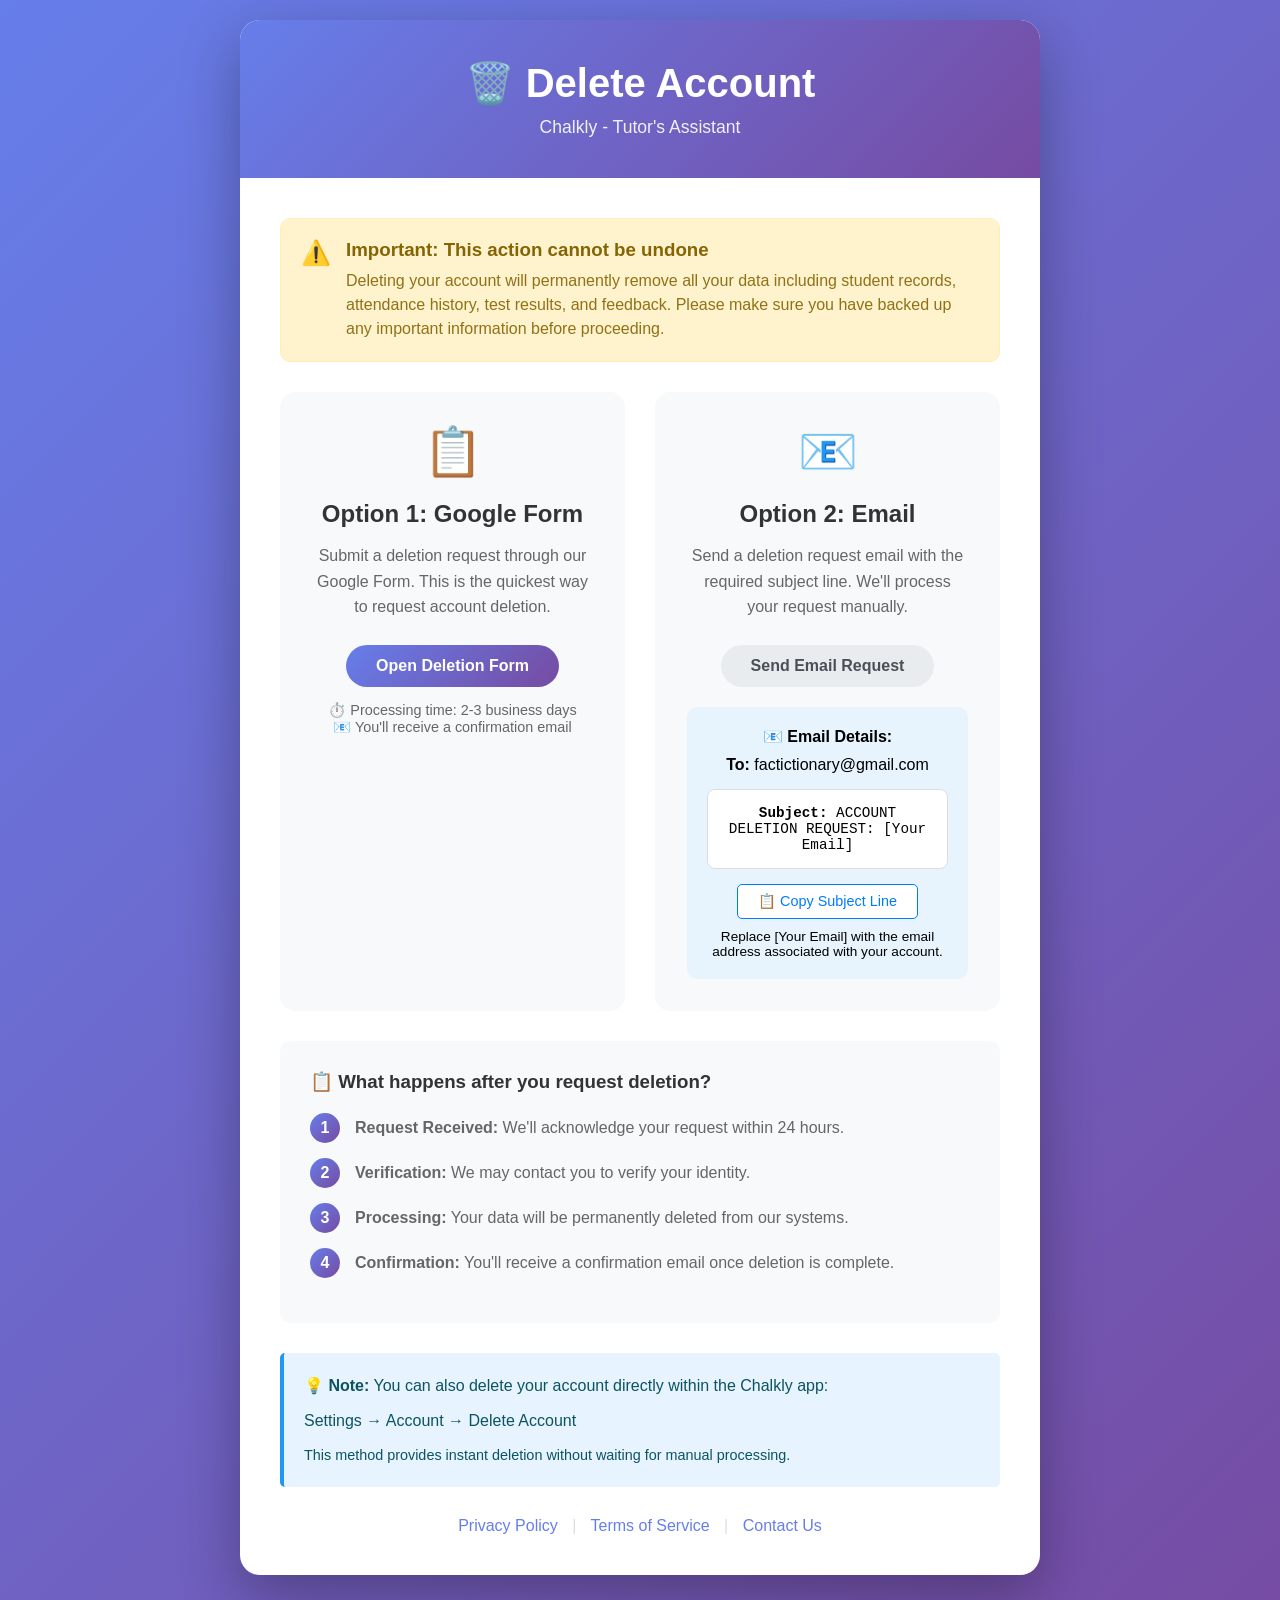
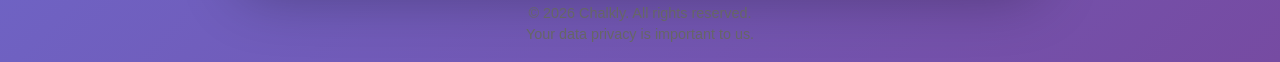
<file: delete-account.html>
<!DOCTYPE html>
<html lang="en">
<head>
    <meta charset="UTF-8">
    <meta name="viewport" content="width=device-width, initial-scale=1.0">
    <title>Delete Account - Chalkly</title>
    <style>
        * {
            margin: 0;
            padding: 0;
            box-sizing: border-box;
        }
        
        body {
            font-family: -apple-system, BlinkMacSystemFont, 'Segoe UI', Roboto, Oxygen, Ubuntu, sans-serif;
            background: linear-gradient(135deg, #667eea 0%, #764ba2 100%);
            min-height: 100vh;
            display: flex;
            justify-content: center;
            align-items: center;
            padding: 20px;
        }
        
        .container {
            max-width: 800px;
            width: 100%;
        }
        
        .card {
            background: white;
            border-radius: 20px;
            box-shadow: 0 20px 60px rgba(0,0,0,0.3);
            overflow: hidden;
        }
        
        .header {
            background: linear-gradient(135deg, #667eea 0%, #764ba2 100%);
            color: white;
            padding: 40px;
            text-align: center;
        }
        
        .header h1 {
            font-size: 2.5em;
            margin-bottom: 10px;
        }
        
        .header p {
            font-size: 1.1em;
            opacity: 0.9;
        }
        
        .content {
            padding: 40px;
        }
        
        .warning-box {
            background: #fff3cd;
            border: 1px solid #ffeeba;
            border-radius: 10px;
            padding: 20px;
            margin-bottom: 30px;
            display: flex;
            align-items: flex-start;
            gap: 15px;
        }
        
        .warning-icon {
            color: #856404;
            font-size: 24px;
        }
        
        .warning-text h3 {
            color: #856404;
            margin-bottom: 8px;
        }
        
        .warning-text p {
            color: #856404;
            opacity: 0.9;
            line-height: 1.5;
        }
        
        .options-container {
            display: grid;
            grid-template-columns: 1fr 1fr;
            gap: 30px;
            margin: 30px 0;
        }
        
        .option-card {
            background: #f8f9fa;
            border-radius: 15px;
            padding: 30px;
            text-align: center;
            transition: transform 0.3s, box-shadow 0.3s;
            border: 2px solid transparent;
        }
        
        .option-card:hover {
            transform: translateY(-5px);
            box-shadow: 0 10px 30px rgba(0,0,0,0.1);
            border-color: #667eea;
        }
        
        .option-icon {
            font-size: 48px;
            margin-bottom: 20px;
        }
        
        .option-title {
            font-size: 1.5em;
            color: #333;
            margin-bottom: 15px;
        }
        
        .option-description {
            color: #666;
            margin-bottom: 25px;
            line-height: 1.6;
        }
        
        .btn {
            display: inline-block;
            padding: 12px 30px;
            border-radius: 50px;
            text-decoration: none;
            font-weight: 600;
            transition: all 0.3s;
            cursor: pointer;
            border: none;
            font-size: 1em;
        }
        
        .btn-primary {
            background: linear-gradient(135deg, #667eea 0%, #764ba2 100%);
            color: white;
        }
        
        .btn-primary:hover {
            transform: translateY(-2px);
            box-shadow: 0 5px 15px rgba(102, 126, 234, 0.4);
        }
        
        .btn-secondary {
            background: #e9ecef;
            color: #495057;
        }
        
        .btn-secondary:hover {
            background: #dee2e6;
        }
        
        .email-details {
            background: #e8f4fd;
            border-radius: 10px;
            padding: 20px;
            margin-top: 20px;
        }
        
        .email-subject {
            background: white;
            border: 1px solid #ddd;
            border-radius: 8px;
            padding: 15px;
            margin: 15px 0;
            font-family: monospace;
            font-size: 1.1em;
        }
        
        .copy-btn {
            background: white;
            border: 1px solid #007bff;
            color: #007bff;
            padding: 8px 20px;
            border-radius: 5px;
            cursor: pointer;
            font-size: 0.9em;
            transition: all 0.3s;
        }
        
        .copy-btn:hover {
            background: #007bff;
            color: white;
        }
        
        .steps {
            background: #f8f9fa;
            border-radius: 10px;
            padding: 30px;
            margin-top: 30px;
        }
        
        .steps h3 {
            color: #333;
            margin-bottom: 20px;
        }
        
        .step-item {
            display: flex;
            align-items: center;
            gap: 15px;
            margin-bottom: 15px;
        }
        
        .step-number {
            width: 30px;
            height: 30px;
            background: linear-gradient(135deg, #667eea 0%, #764ba2 100%);
            color: white;
            border-radius: 50%;
            display: flex;
            align-items: center;
            justify-content: center;
            font-weight: bold;
        }
        
        .step-text {
            color: #666;
            line-height: 1.6;
        }
        
        .note {
            background: #e7f3ff;
            border-left: 4px solid #2196F3;
            padding: 20px;
            margin-top: 30px;
            border-radius: 5px;
        }
        
        .note p {
            color: #0c5460;
            line-height: 1.6;
        }
        
        .footer {
            text-align: center;
            margin-top: 30px;
            color: #666;
            font-size: 0.9em;
        }
        
        .footer a {
            color: #667eea;
            text-decoration: none;
        }
        
        @media (max-width: 768px) {
            .options-container {
                grid-template-columns: 1fr;
            }
            
            .header h1 {
                font-size: 2em;
            }
            
            .content {
                padding: 20px;
            }
        }
        
        .toast {
            position: fixed;
            bottom: 30px;
            left: 50%;
            transform: translateX(-50%);
            background: #333;
            color: white;
            padding: 12px 24px;
            border-radius: 50px;
            font-size: 0.9em;
            opacity: 0;
            transition: opacity 0.3s;
            pointer-events: none;
            z-index: 1000;
        }
        
        .toast.show {
            opacity: 1;
        }
    </style>
</head>
<body>
    <div class="container">
        <div class="card">
            <div class="header">
                <h1>🗑️ Delete Account</h1>
                <p>Chalkly - Tutor's Assistant</p>
            </div>
            
            <div class="content">
                <!-- Warning Box -->
                <div class="warning-box">
                    <div class="warning-icon">⚠️</div>
                    <div class="warning-text">
                        <h3>Important: This action cannot be undone</h3>
                        <p>Deleting your account will permanently remove all your data including student records, attendance history, test results, and feedback. Please make sure you have backed up any important information before proceeding.</p>
                    </div>
                </div>
                
                <!-- Two Options -->
                <div class="options-container">
                    <!-- Option 1: Google Form -->
                    <div class="option-card">
                        <div class="option-icon">📋</div>
                        <h3 class="option-title">Option 1: Google Form</h3>
                        <p class="option-description">Submit a deletion request through our Google Form. This is the quickest way to request account deletion.</p>
                        <a href="https://docs.google.com/forms/d/e/1FAIpQLSdZHnSImGeyGkrXJBQQT-WRlugQ6xBCfIwptSDKJUyRVhpoXg/viewform?usp=preview" target="_blank" class="btn btn-primary">Open Deletion Form</a>
                        <div style="margin-top: 15px; font-size: 0.9em; color: #666;">
                            <p>⏱️ Processing time: 2-3 business days</p>
                            <p>📧 You'll receive a confirmation email</p>
                        </div>
                    </div>
                    
                    <!-- Option 2: Email -->
                    <div class="option-card">
                        <div class="option-icon">📧</div>
                        <h3 class="option-title">Option 2: Email</h3>
                        <p class="option-description">Send a deletion request email with the required subject line. We'll process your request manually.</p>
                        <a href="mailto:factictionary@gmail.com?subject=ACCOUNT%20DELETION%20REQUEST%3A%20%5BYour%20Email%5D&body=Please%20delete%20my%20account%20and%20all%20associated%20data.%0A%0AAccount%20Email%3A%20%5BEnter%20your%20email%5D%0AReason%20for%20leaving%20(optional)%3A%20%5BEnter%20reason%5D%0A%0AI%20understand%20that%20this%20action%20is%20permanent%20and%20cannot%20be%20undone." class="btn btn-secondary">Send Email Request</a>
                        
                        <div class="email-details">
                            <p style="margin-bottom: 10px; font-weight: 600;">📧 Email Details:</p>
                            <p><strong>To:</strong> factictionary@gmail.com</p>
                            <div class="email-subject">
                                <strong>Subject:</strong> ACCOUNT DELETION REQUEST: [Your Email]
                            </div>
                            <button class="copy-btn" onclick="copySubject()">📋 Copy Subject Line</button>
                            <p style="margin-top: 10px; font-size: 0.85em;">Replace [Your Email] with the email address associated with your account.</p>
                        </div>
                    </div>
                </div>
                
                <!-- Steps After Request -->
                <div class="steps">
                    <h3>📋 What happens after you request deletion?</h3>
                    
                    <div class="step-item">
                        <div class="step-number">1</div>
                        <div class="step-text"><strong>Request Received:</strong> We'll acknowledge your request within 24 hours.</div>
                    </div>
                    
                    <div class="step-item">
                        <div class="step-number">2</div>
                        <div class="step-text"><strong>Verification:</strong> We may contact you to verify your identity.</div>
                    </div>
                    
                    <div class="step-item">
                        <div class="step-number">3</div>
                        <div class="step-text"><strong>Processing:</strong> Your data will be permanently deleted from our systems.</div>
                    </div>
                    
                    <div class="step-item">
                        <div class="step-number">4</div>
                        <div class="step-text"><strong>Confirmation:</strong> You'll receive a confirmation email once deletion is complete.</div>
                    </div>
                </div>
                
                <!-- Note about in-app deletion -->
                <div class="note">
                    <p><strong>💡 Note:</strong> You can also delete your account directly within the Chalkly app:</p>
                    <p style="margin-top: 10px;">Settings → Account → Delete Account</p>
                    <p style="margin-top: 10px; font-size: 0.9em;">This method provides instant deletion without waiting for manual processing.</p>
                </div>
                
                <!-- Privacy Policy Link -->
                <div style="text-align: center; margin-top: 30px;">
                    <a href="YOUR_PRIVACY_POLICY_URL" style="color: #667eea; text-decoration: none;">Privacy Policy</a>
                    <span style="color: #ddd; margin: 0 10px;">|</span>
                    <a href="YOUR_TERMS_URL" style="color: #667eea; text-decoration: none;">Terms of Service</a>
                    <span style="color: #ddd; margin: 0 10px;">|</span>
                    <a href="YOUR_CONTACT_URL" style="color: #667eea; text-decoration: none;">Contact Us</a>
                </div>
            </div>
        </div>
        
        <div class="footer">
            <p>© 2026 Chalkly. All rights reserved.</p>
            <p style="margin-top: 5px;">Your data privacy is important to us.</p>
        </div>
    </div>
    
    <!-- Toast notification for copy -->
    <div class="toast" id="toast">Subject line copied to clipboard!</div>
    
    <script>
        function copySubject() {
            const subject = "ACCOUNT DELETION REQUEST: [Your Email]";
            navigator.clipboard.writeText(subject).then(function() {
                const toast = document.getElementById('toast');
                toast.classList.add('show');
                setTimeout(function() {
                    toast.classList.remove('show');
                }, 2000);
            });
        }
        
        // Update the email link with proper encoding
        document.querySelector('a[href^="mailto:"]').addEventListener('click', function(e) {
            const email = "factictionary@gmail.com";
            const subject = "ACCOUNT DELETION REQUEST: [Your Email]";
            const body = "Please delete my account and all associated data.\n\nAccount Email: [Enter your email]\nReason for leaving (optional): [Enter reason]\n\nI understand that this action is permanent and cannot be undone.";
            
            this.href = `mailto:${email}?subject=${encodeURIComponent(subject)}&body=${encodeURIComponent(body)}`;
        });
    </script>
</body>
</html>
</file>
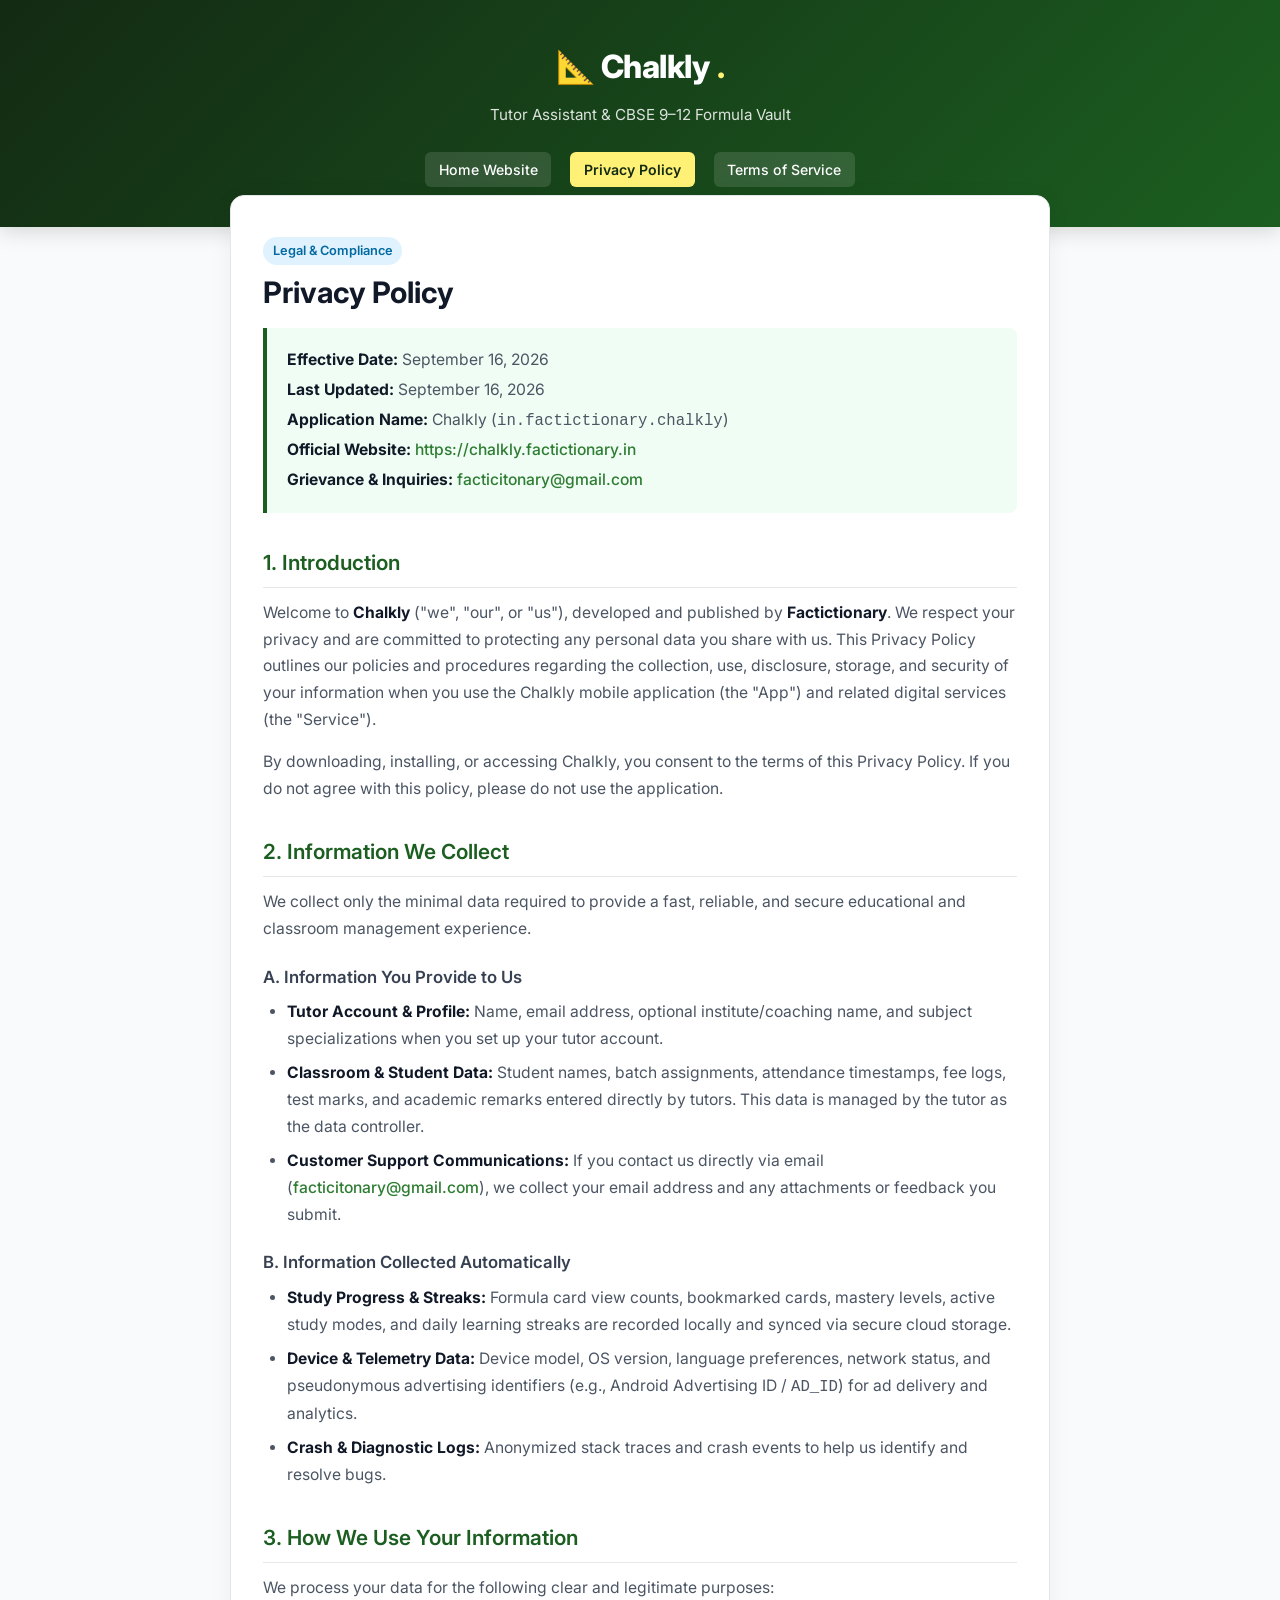
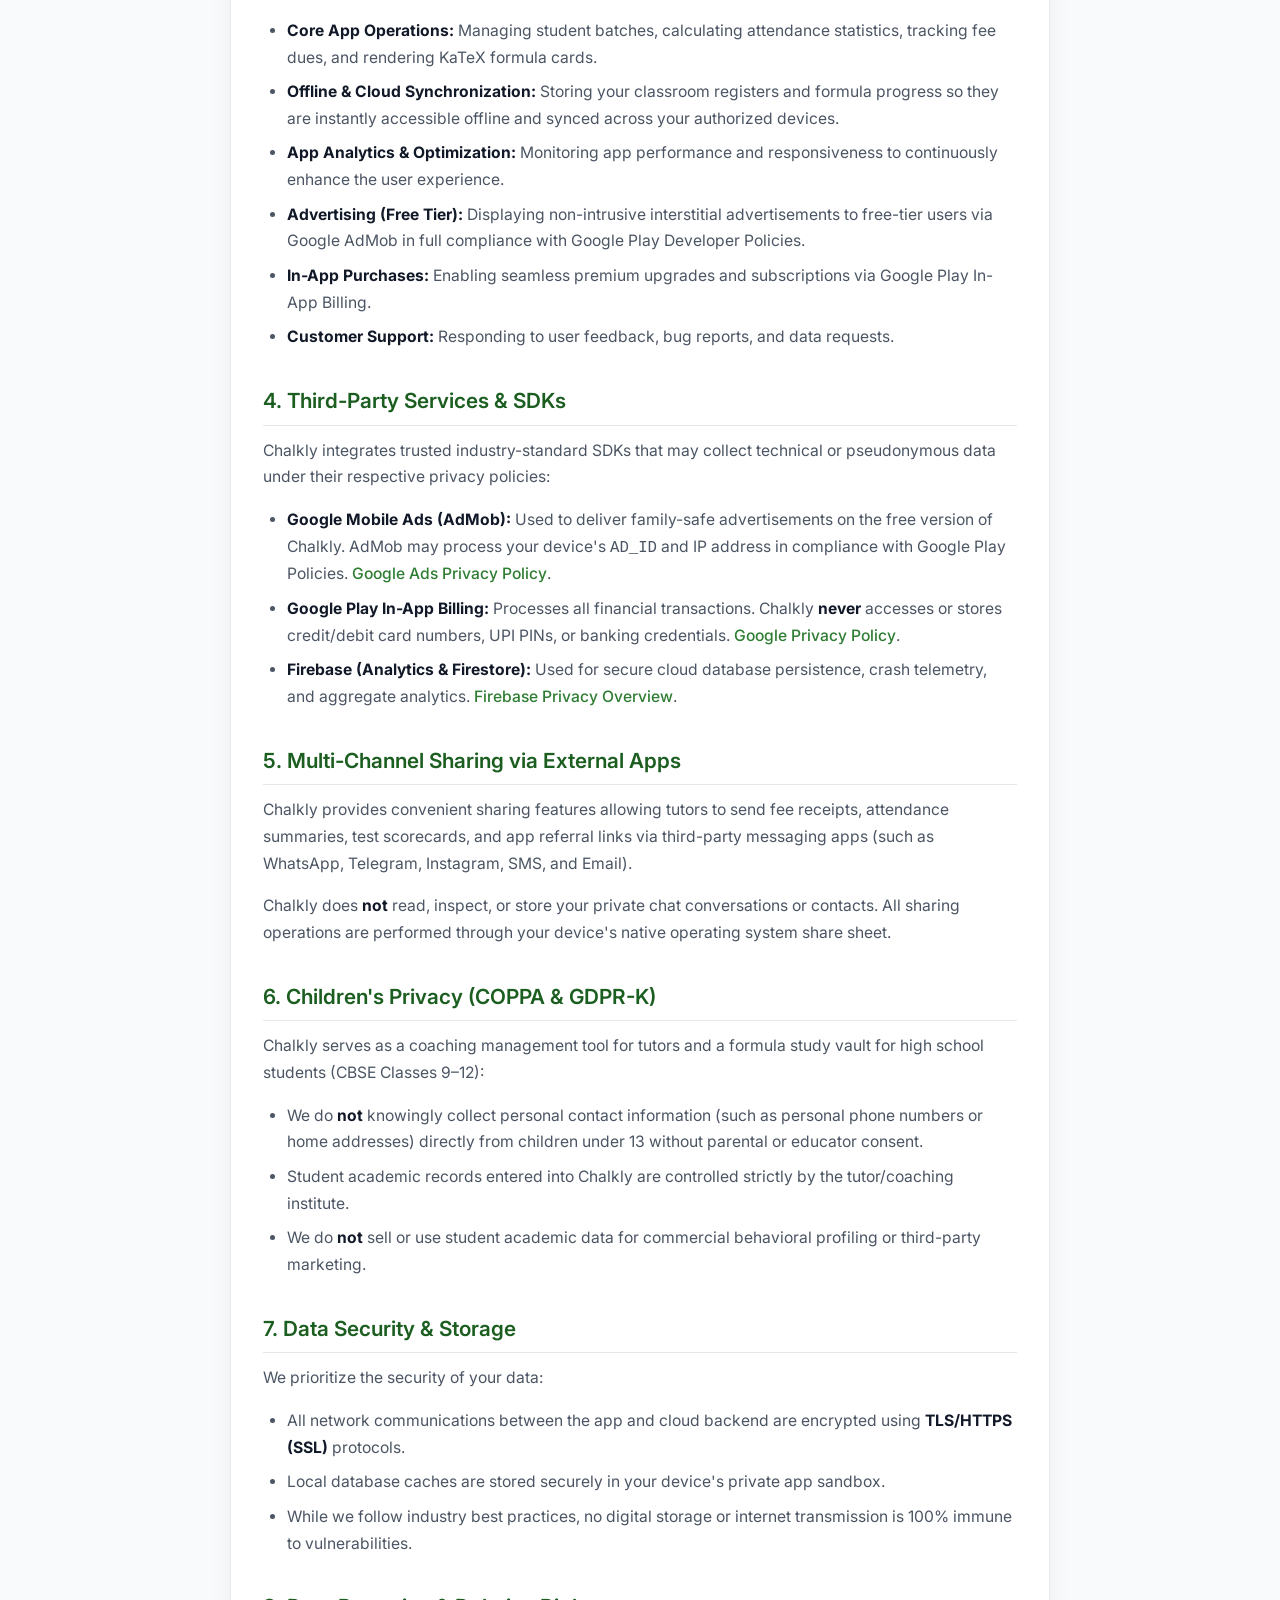
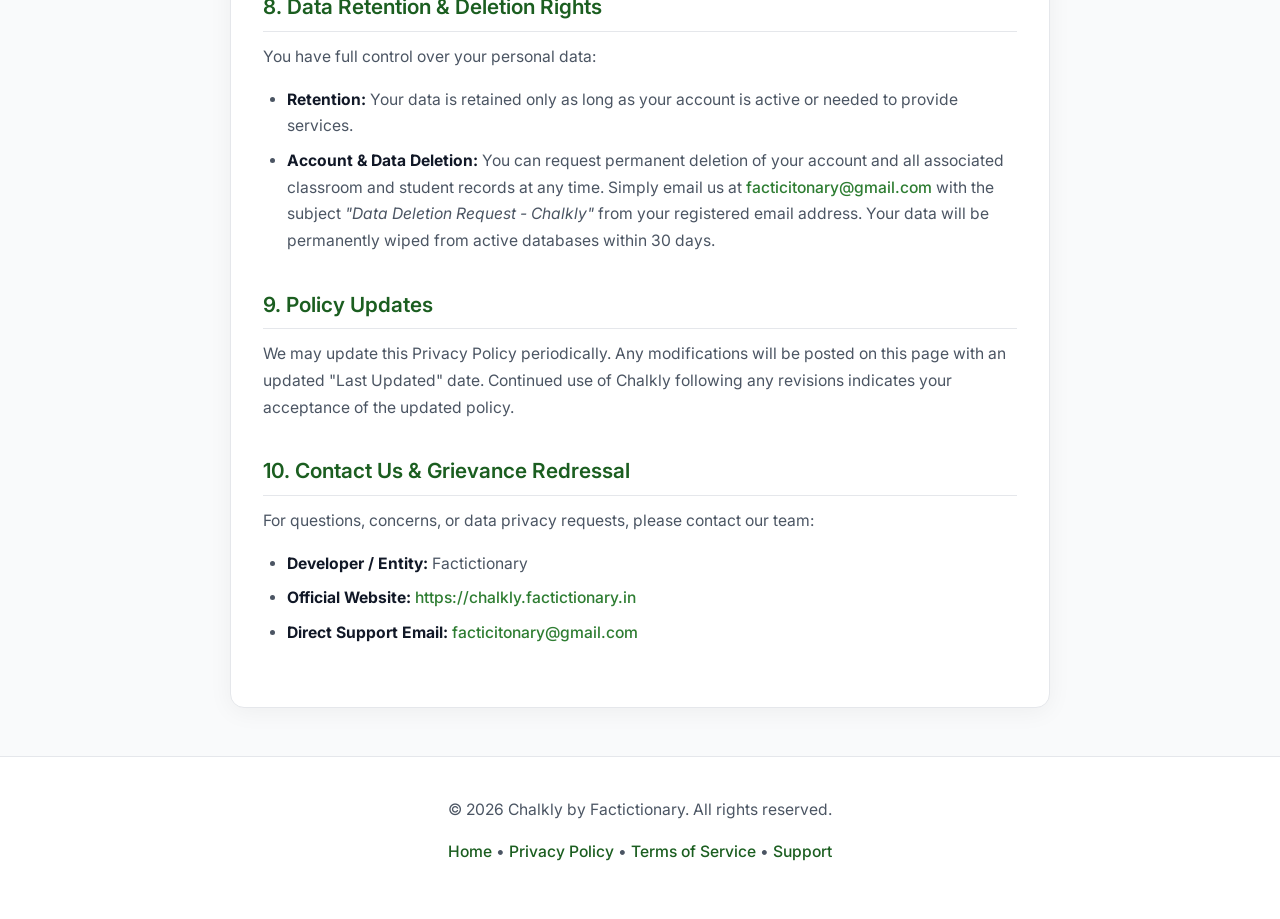
<file: privacy-policy.html>
<!DOCTYPE html>
<html lang="en">
<head>
    <meta charset="UTF-8">
    <meta name="viewport" content="width=device-width, initial-scale=1.0">
    <title>Privacy Policy - Chalkly</title>
    <meta name="description" content="Privacy Policy for Chalkly - Tutor Assistant & CBSE Formula Vault">
    <link rel="preconnect" href="https://fonts.googleapis.com">
    <link rel="preconnect" href="https://fonts.gstatic.com" crossorigin>
    <link href="https://fonts.googleapis.com/css2?family=Inter:wght@300;400;500;600;700&family=Playfair+Display:ital,wght@0,600;1,600&display=swap" rel="stylesheet">
    <style>
        :root {
            --primary: #1B5E20;
            --primary-dark: #0D2810;
            --primary-light: #2E7D32;
            --accent: #FFF176;
            --text-main: #1F2937;
            --text-muted: #4B5563;
            --bg-page: #F9FAFB;
            --bg-card: #FFFFFF;
            --border: #E5E7EB;
        }

        * {
            box-sizing: border-box;
            margin: 0;
            padding: 0;
        }

        body {
            font-family: 'Inter', -apple-system, BlinkMacSystemFont, "Segoe UI", Roboto, sans-serif;
            background-color: var(--bg-page);
            color: var(--text-main);
            line-height: 1.7;
            -webkit-font-smoothing: antialiased;
        }

        /* Navbar Header */
        header {
            background: linear-gradient(135deg, #132A13 0%, #1B5E20 100%);
            color: white;
            padding: 2.5rem 1.5rem;
            text-align: center;
            box-shadow: 0 4px 20px rgba(0,0,0,0.15);
            position: relative;
        }

        .brand-container {
            max-width: 900px;
            margin: 0 auto;
            display: flex;
            flex-direction: column;
            align-items: center;
            gap: 0.5rem;
        }

        .logo-title {
            font-family: 'Inter', sans-serif;
            font-size: 2rem;
            font-weight: 800;
            letter-spacing: -0.5px;
            color: #FFFFFF;
            display: flex;
            align-items: center;
            gap: 0.5rem;
        }

        .logo-title span {
            color: var(--accent);
        }

        .header-sub {
            color: rgba(255,255,255,0.85);
            font-size: 0.95rem;
        }

        .nav-links {
            margin-top: 1rem;
            display: flex;
            gap: 1.2rem;
            justify-content: center;
            flex-wrap: wrap;
        }

        .nav-links a {
            color: #FFFFFF;
            text-decoration: none;
            font-size: 0.88rem;
            font-weight: 500;
            padding: 0.35rem 0.85rem;
            border-radius: 6px;
            background: rgba(255,255,255,0.12);
            transition: all 0.2s ease;
        }

        .nav-links a:hover, .nav-links a.active {
            background: var(--accent);
            color: #132A13;
            font-weight: 600;
        }

        /* Container */
        .container {
            max-width: 860px;
            margin: -2rem auto 3rem auto;
            padding: 0 1.25rem;
            position: relative;
            z-index: 2;
        }

        .card {
            background: var(--bg-card);
            border-radius: 14px;
            padding: 2.5rem 2rem;
            box-shadow: 0 4px 25px rgba(0, 0, 0, 0.05);
            border: 1px solid var(--border);
        }

        @media (max-width: 640px) {
            .card {
                padding: 1.75rem 1.25rem;
            }
        }

        .meta-box {
            background-color: #F0FDF4;
            border-left: 4px solid var(--primary);
            padding: 1rem 1.25rem;
            border-radius: 0 8px 8px 0;
            margin-bottom: 2rem;
            font-size: 0.9rem;
            color: #166534;
        }

        .meta-box p {
            margin: 0.2rem 0;
        }

        h1 {
            font-size: 1.85rem;
            font-weight: 700;
            color: #111827;
            margin-bottom: 1rem;
            line-height: 1.3;
        }

        h2 {
            font-size: 1.3rem;
            font-weight: 600;
            color: var(--primary);
            margin: 2rem 0 0.75rem 0;
            padding-bottom: 0.4rem;
            border-bottom: 1px solid var(--border);
            display: flex;
            align-items: center;
            gap: 0.5rem;
        }

        h3 {
            font-size: 1.05rem;
            font-weight: 600;
            color: #374151;
            margin: 1.25rem 0 0.5rem 0;
        }

        p {
            margin-bottom: 1rem;
            color: var(--text-muted);
            font-size: 0.98rem;
        }

        ul, ol {
            margin: 0.5rem 0 1.25rem 1.5rem;
            color: var(--text-muted);
            font-size: 0.98rem;
        }

        li {
            margin-bottom: 0.5rem;
        }

        strong {
            color: #111827;
        }

        a {
            color: var(--primary-light);
            text-decoration: none;
            font-weight: 500;
        }

        a:hover {
            text-decoration: underline;
        }

        .info-pill {
            display: inline-block;
            background: #E0F2FE;
            color: #0369A1;
            font-size: 0.8rem;
            font-weight: 600;
            padding: 0.2rem 0.6rem;
            border-radius: 9999px;
            margin-bottom: 0.5rem;
        }

        footer {
            text-align: center;
            padding: 2.5rem 1.5rem;
            color: #6B7280;
            font-size: 0.88rem;
            border-top: 1px solid var(--border);
            background: #FFFFFF;
        }

        footer a {
            color: var(--primary);
        }
    </style>
</head>
<body>

    <header>
        <div class="brand-container">
            <div class="logo-title">📐 Chalkly<span>.</span></div>
            <div class="header-sub">Tutor Assistant &amp; CBSE 9–12 Formula Vault</div>
            <nav class="nav-links">
                <a href="https://chalkly.factictionary.in">Home Website</a>
                <a href="privacy-policy.html" class="active">Privacy Policy</a>
                <a href="terms.html">Terms of Service</a>
            </nav>
        </div>
    </header>

    <main class="container">
        <article class="card">
            <span class="info-pill">Legal &amp; Compliance</span>
            <h1>Privacy Policy</h1>
            
            <div class="meta-box">
                <p><strong>Effective Date:</strong> September 16, 2026</p>
                <p><strong>Last Updated:</strong> September 16, 2026</p>
                <p><strong>Application Name:</strong> Chalkly (<code>in.factictionary.chalkly</code>)</p>
                <p><strong>Official Website:</strong> <a href="https://chalkly.factictionary.in" target="_blank" rel="noopener">https://chalkly.factictionary.in</a></p>
                <p><strong>Grievance &amp; Inquiries:</strong> <a href="mailto:facticitonary@gmail.com">facticitonary@gmail.com</a></p>
            </div>

            <section>
                <h2>1. Introduction</h2>
                <p>Welcome to <strong>Chalkly</strong> ("we", "our", or "us"), developed and published by <strong>Factictionary</strong>. We respect your privacy and are committed to protecting any personal data you share with us. This Privacy Policy outlines our policies and procedures regarding the collection, use, disclosure, storage, and security of your information when you use the Chalkly mobile application (the "App") and related digital services (the "Service").</p>
                <p>By downloading, installing, or accessing Chalkly, you consent to the terms of this Privacy Policy. If you do not agree with this policy, please do not use the application.</p>
            </section>

            <section>
                <h2>2. Information We Collect</h2>
                <p>We collect only the minimal data required to provide a fast, reliable, and secure educational and classroom management experience.</p>
                
                <h3>A. Information You Provide to Us</h3>
                <ul>
                    <li><strong>Tutor Account &amp; Profile:</strong> Name, email address, optional institute/coaching name, and subject specializations when you set up your tutor account.</li>
                    <li><strong>Classroom &amp; Student Data:</strong> Student names, batch assignments, attendance timestamps, fee logs, test marks, and academic remarks entered directly by tutors. This data is managed by the tutor as the data controller.</li>
                    <li><strong>Customer Support Communications:</strong> If you contact us directly via email (<a href="mailto:facticitonary@gmail.com">facticitonary@gmail.com</a>), we collect your email address and any attachments or feedback you submit.</li>
                </ul>

                <h3>B. Information Collected Automatically</h3>
                <ul>
                    <li><strong>Study Progress &amp; Streaks:</strong> Formula card view counts, bookmarked cards, mastery levels, active study modes, and daily learning streaks are recorded locally and synced via secure cloud storage.</li>
                    <li><strong>Device &amp; Telemetry Data:</strong> Device model, OS version, language preferences, network status, and pseudonymous advertising identifiers (e.g., Android Advertising ID / <code>AD_ID</code>) for ad delivery and analytics.</li>
                    <li><strong>Crash &amp; Diagnostic Logs:</strong> Anonymized stack traces and crash events to help us identify and resolve bugs.</li>
                </ul>
            </section>

            <section>
                <h2>3. How We Use Your Information</h2>
                <p>We process your data for the following clear and legitimate purposes:</p>
                <ul>
                    <li><strong>Core App Operations:</strong> Managing student batches, calculating attendance statistics, tracking fee dues, and rendering KaTeX formula cards.</li>
                    <li><strong>Offline &amp; Cloud Synchronization:</strong> Storing your classroom registers and formula progress so they are instantly accessible offline and synced across your authorized devices.</li>
                    <li><strong>App Analytics &amp; Optimization:</strong> Monitoring app performance and responsiveness to continuously enhance the user experience.</li>
                    <li><strong>Advertising (Free Tier):</strong> Displaying non-intrusive interstitial advertisements to free-tier users via Google AdMob in full compliance with Google Play Developer Policies.</li>
                    <li><strong>In-App Purchases:</strong> Enabling seamless premium upgrades and subscriptions via Google Play In-App Billing.</li>
                    <li><strong>Customer Support:</strong> Responding to user feedback, bug reports, and data requests.</li>
                </ul>
            </section>

            <section>
                <h2>4. Third-Party Services &amp; SDKs</h2>
                <p>Chalkly integrates trusted industry-standard SDKs that may collect technical or pseudonymous data under their respective privacy policies:</p>
                <ul>
                    <li><strong>Google Mobile Ads (AdMob):</strong> Used to deliver family-safe advertisements on the free version of Chalkly. AdMob may process your device's <code>AD_ID</code> and IP address in compliance with Google Play Policies. <a href="https://policies.google.com/technologies/ads" target="_blank" rel="noopener">Google Ads Privacy Policy</a>.</li>
                    <li><strong>Google Play In-App Billing:</strong> Processes all financial transactions. Chalkly <strong>never</strong> accesses or stores credit/debit card numbers, UPI PINs, or banking credentials. <a href="https://policies.google.com/privacy" target="_blank" rel="noopener">Google Privacy Policy</a>.</li>
                    <li><strong>Firebase (Analytics &amp; Firestore):</strong> Used for secure cloud database persistence, crash telemetry, and aggregate analytics. <a href="https://firebase.google.com/support/privacy" target="_blank" rel="noopener">Firebase Privacy Overview</a>.</li>
                </ul>
            </section>

            <section>
                <h2>5. Multi-Channel Sharing via External Apps</h2>
                <p>Chalkly provides convenient sharing features allowing tutors to send fee receipts, attendance summaries, test scorecards, and app referral links via third-party messaging apps (such as WhatsApp, Telegram, Instagram, SMS, and Email).</p>
                <p>Chalkly does <strong>not</strong> read, inspect, or store your private chat conversations or contacts. All sharing operations are performed through your device's native operating system share sheet.</p>
            </section>

            <section>
                <h2>6. Children's Privacy (COPPA &amp; GDPR-K)</h2>
                <p>Chalkly serves as a coaching management tool for tutors and a formula study vault for high school students (CBSE Classes 9–12):</p>
                <ul>
                    <li>We do <strong>not</strong> knowingly collect personal contact information (such as personal phone numbers or home addresses) directly from children under 13 without parental or educator consent.</li>
                    <li>Student academic records entered into Chalkly are controlled strictly by the tutor/coaching institute.</li>
                    <li>We do <strong>not</strong> sell or use student academic data for commercial behavioral profiling or third-party marketing.</li>
                </ul>
            </section>

            <section>
                <h2>7. Data Security &amp; Storage</h2>
                <p>We prioritize the security of your data:</p>
                <ul>
                    <li>All network communications between the app and cloud backend are encrypted using <strong>TLS/HTTPS (SSL)</strong> protocols.</li>
                    <li>Local database caches are stored securely in your device's private app sandbox.</li>
                    <li>While we follow industry best practices, no digital storage or internet transmission is 100% immune to vulnerabilities.</li>
                </ul>
            </section>

            <section>
                <h2>8. Data Retention &amp; Deletion Rights</h2>
                <p>You have full control over your personal data:</p>
                <ul>
                    <li><strong>Retention:</strong> Your data is retained only as long as your account is active or needed to provide services.</li>
                    <li><strong>Account &amp; Data Deletion:</strong> You can request permanent deletion of your account and all associated classroom and student records at any time. Simply email us at <a href="mailto:facticitonary@gmail.com">facticitonary@gmail.com</a> with the subject <em>"Data Deletion Request - Chalkly"</em> from your registered email address. Your data will be permanently wiped from active databases within 30 days.</li>
                </ul>
            </section>

            <section>
                <h2>9. Policy Updates</h2>
                <p>We may update this Privacy Policy periodically. Any modifications will be posted on this page with an updated "Last Updated" date. Continued use of Chalkly following any revisions indicates your acceptance of the updated policy.</p>
            </section>

            <section>
                <h2>10. Contact Us &amp; Grievance Redressal</h2>
                <p>For questions, concerns, or data privacy requests, please contact our team:</p>
                <ul>
                    <li><strong>Developer / Entity:</strong> Factictionary</li>
                    <li><strong>Official Website:</strong> <a href="https://chalkly.factictionary.in" target="_blank" rel="noopener">https://chalkly.factictionary.in</a></li>
                    <li><strong>Direct Support Email:</strong> <a href="mailto:facticitonary@gmail.com">facticitonary@gmail.com</a></li>
                </ul>
            </section>
        </article>
    </main>

    <footer>
        <p>&copy; 2026 Chalkly by Factictionary. All rights reserved.</p>
        <p style="margin-top: 0.5rem;">
            <a href="https://chalkly.factictionary.in">Home</a> &bull; 
            <a href="privacy-policy.html">Privacy Policy</a> &bull; 
            <a href="terms.html">Terms of Service</a> &bull; 
            <a href="mailto:facticitonary@gmail.com">Support</a>
        </p>
    </footer>

</body>
</html>
</file>
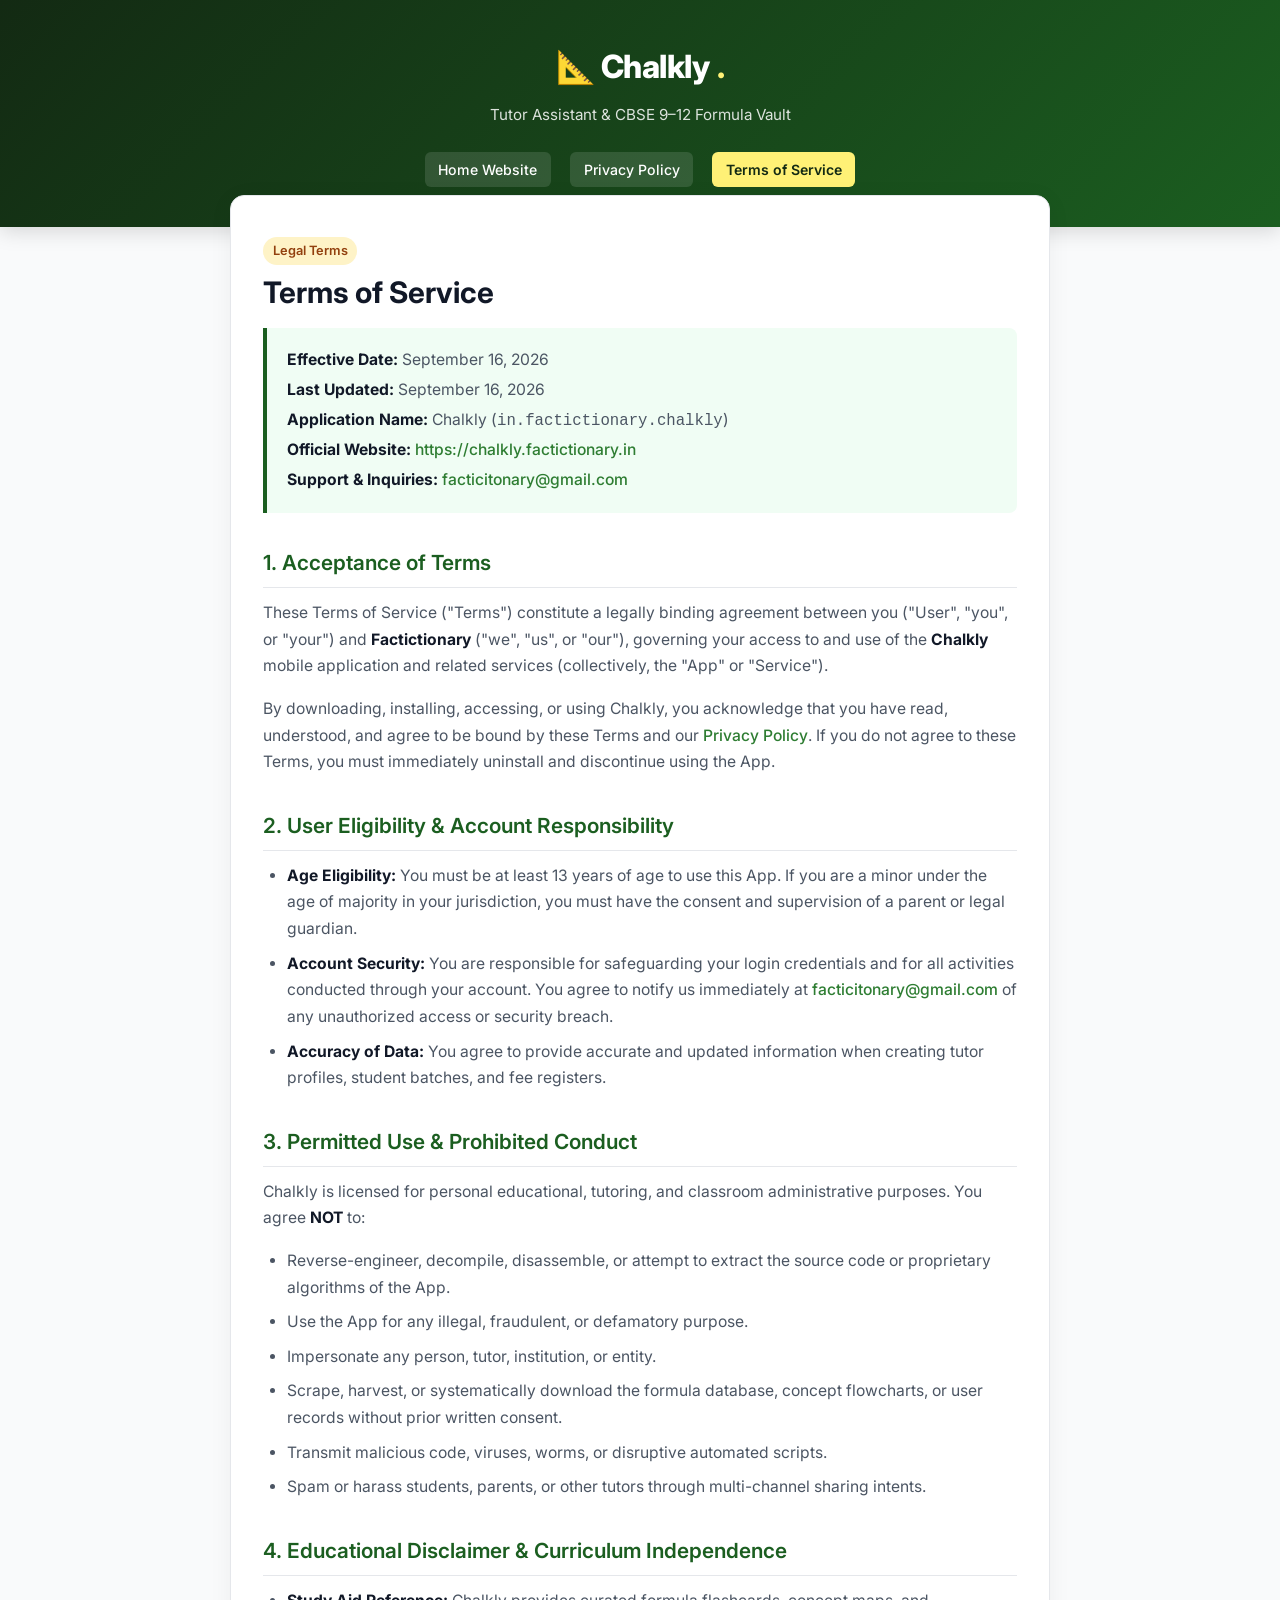
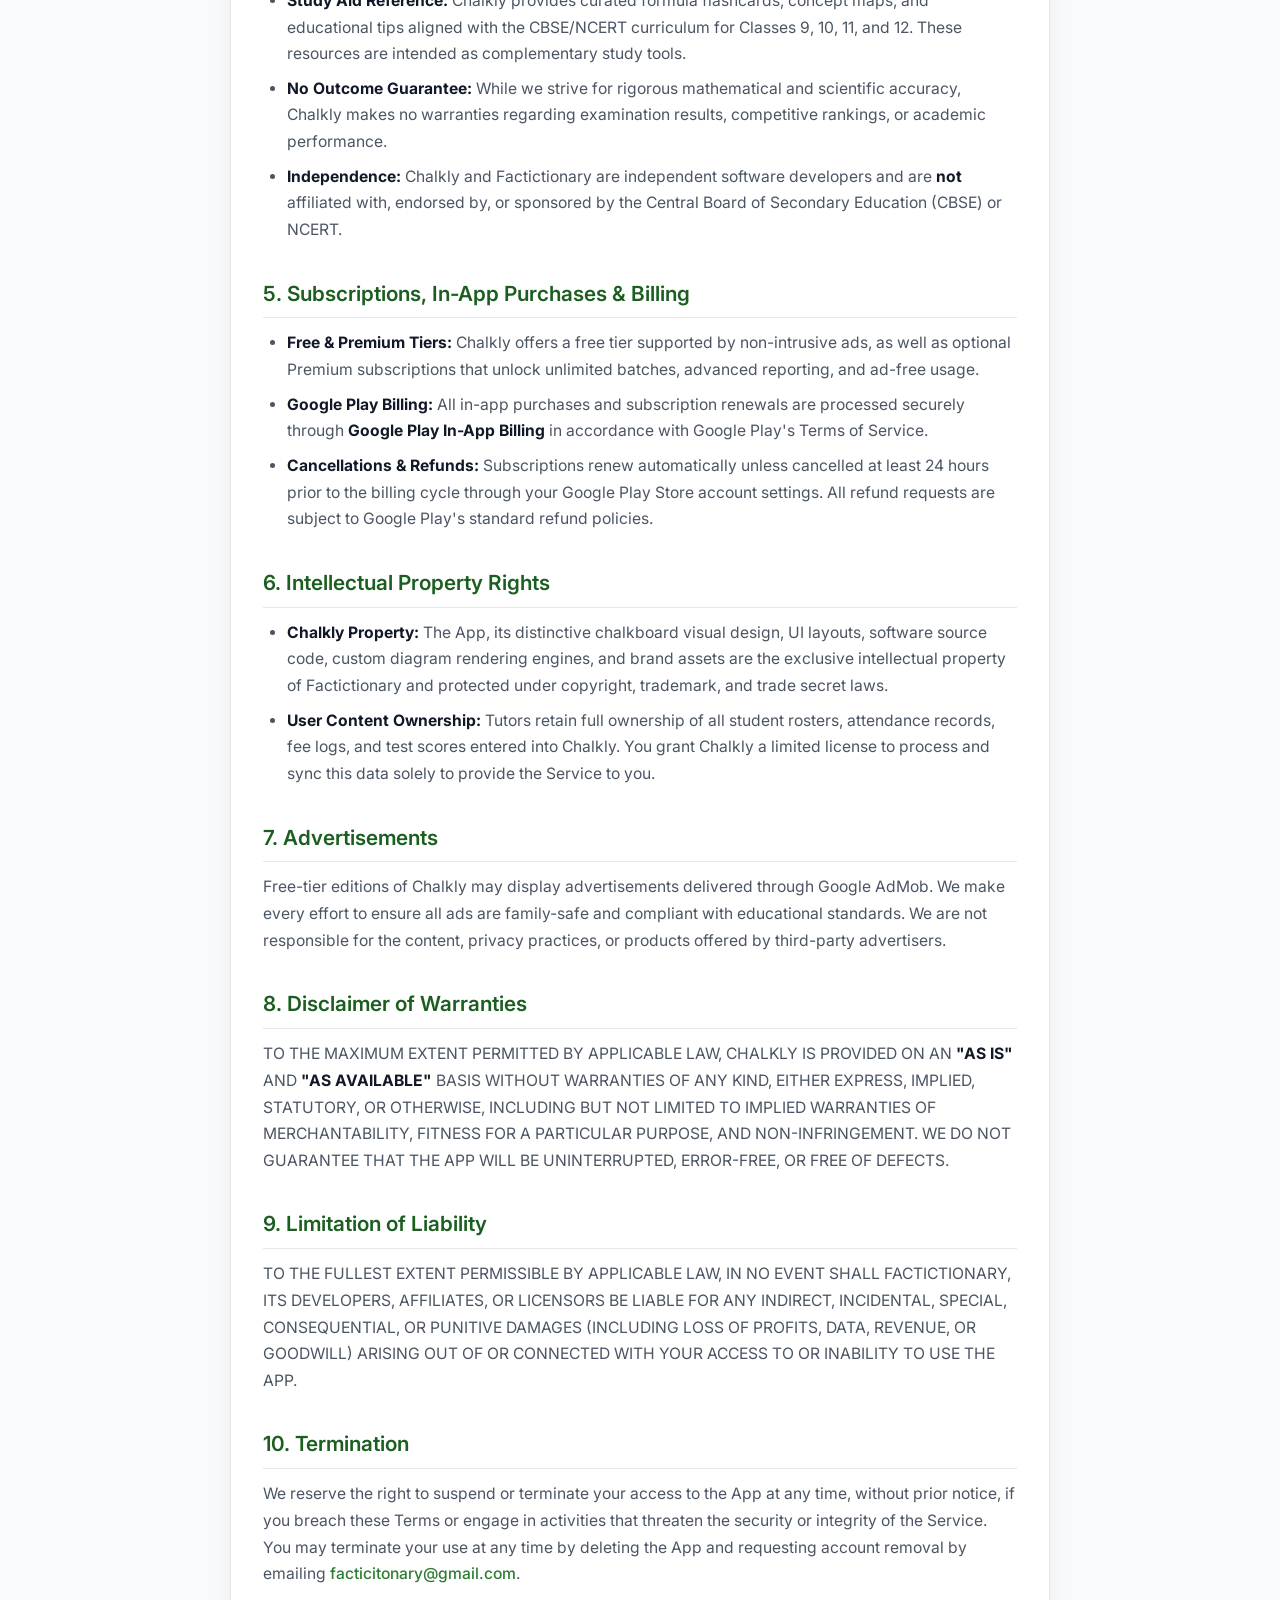
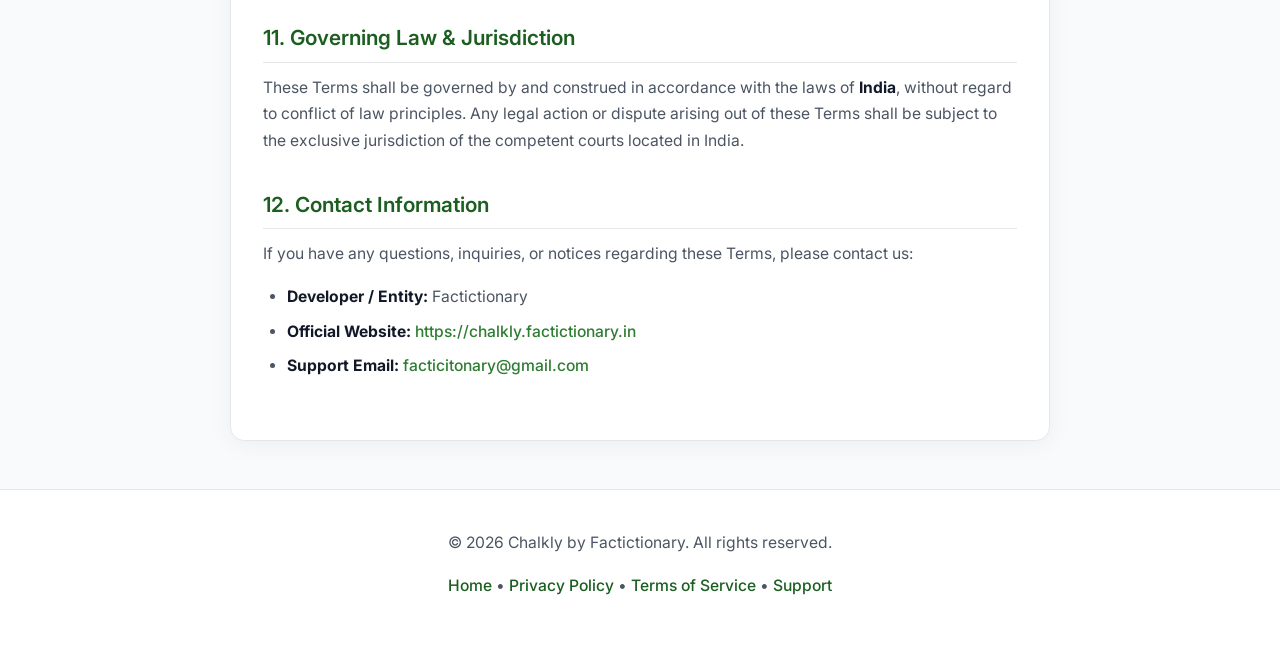
<file: terms-service.html>
<!DOCTYPE html>
<html lang="en">
<head>
    <meta charset="UTF-8">
    <meta name="viewport" content="width=device-width, initial-scale=1.0">
    <title>Terms of Service - Chalkly</title>
    <meta name="description" content="Terms of Service for Chalkly - Tutor Assistant & CBSE Formula Vault">
    <link rel="preconnect" href="https://fonts.googleapis.com">
    <link rel="preconnect" href="https://fonts.gstatic.com" crossorigin>
    <link href="https://fonts.googleapis.com/css2?family=Inter:wght@300;400;500;600;700&family=Playfair+Display:ital,wght@0,600;1,600&display=swap" rel="stylesheet">
    <style>
        :root {
            --primary: #1B5E20;
            --primary-dark: #0D2810;
            --primary-light: #2E7D32;
            --accent: #FFF176;
            --text-main: #1F2937;
            --text-muted: #4B5563;
            --bg-page: #F9FAFB;
            --bg-card: #FFFFFF;
            --border: #E5E7EB;
        }

        * {
            box-sizing: border-box;
            margin: 0;
            padding: 0;
        }

        body {
            font-family: 'Inter', -apple-system, BlinkMacSystemFont, "Segoe UI", Roboto, sans-serif;
            background-color: var(--bg-page);
            color: var(--text-main);
            line-height: 1.7;
            -webkit-font-smoothing: antialiased;
        }

        /* Navbar Header */
        header {
            background: linear-gradient(135deg, #132A13 0%, #1B5E20 100%);
            color: white;
            padding: 2.5rem 1.5rem;
            text-align: center;
            box-shadow: 0 4px 20px rgba(0,0,0,0.15);
            position: relative;
        }

        .brand-container {
            max-width: 900px;
            margin: 0 auto;
            display: flex;
            flex-direction: column;
            align-items: center;
            gap: 0.5rem;
        }

        .logo-title {
            font-family: 'Inter', sans-serif;
            font-size: 2rem;
            font-weight: 800;
            letter-spacing: -0.5px;
            color: #FFFFFF;
            display: flex;
            align-items: center;
            gap: 0.5rem;
        }

        .logo-title span {
            color: var(--accent);
        }

        .header-sub {
            color: rgba(255,255,255,0.85);
            font-size: 0.95rem;
        }

        .nav-links {
            margin-top: 1rem;
            display: flex;
            gap: 1.2rem;
            justify-content: center;
            flex-wrap: wrap;
        }

        .nav-links a {
            color: #FFFFFF;
            text-decoration: none;
            font-size: 0.88rem;
            font-weight: 500;
            padding: 0.35rem 0.85rem;
            border-radius: 6px;
            background: rgba(255,255,255,0.12);
            transition: all 0.2s ease;
        }

        .nav-links a:hover, .nav-links a.active {
            background: var(--accent);
            color: #132A13;
            font-weight: 600;
        }

        /* Container */
        .container {
            max-width: 860px;
            margin: -2rem auto 3rem auto;
            padding: 0 1.25rem;
            position: relative;
            z-index: 2;
        }

        .card {
            background: var(--bg-card);
            border-radius: 14px;
            padding: 2.5rem 2rem;
            box-shadow: 0 4px 25px rgba(0, 0, 0, 0.05);
            border: 1px solid var(--border);
        }

        @media (max-width: 640px) {
            .card {
                padding: 1.75rem 1.25rem;
            }
        }

        .meta-box {
            background-color: #F0FDF4;
            border-left: 4px solid var(--primary);
            padding: 1rem 1.25rem;
            border-radius: 0 8px 8px 0;
            margin-bottom: 2rem;
            font-size: 0.9rem;
            color: #166534;
        }

        .meta-box p {
            margin: 0.2rem 0;
        }

        h1 {
            font-size: 1.85rem;
            font-weight: 700;
            color: #111827;
            margin-bottom: 1rem;
            line-height: 1.3;
        }

        h2 {
            font-size: 1.3rem;
            font-weight: 600;
            color: var(--primary);
            margin: 2rem 0 0.75rem 0;
            padding-bottom: 0.4rem;
            border-bottom: 1px solid var(--border);
            display: flex;
            align-items: center;
            gap: 0.5rem;
        }

        h3 {
            font-size: 1.05rem;
            font-weight: 600;
            color: #374151;
            margin: 1.25rem 0 0.5rem 0;
        }

        p {
            margin-bottom: 1rem;
            color: var(--text-muted);
            font-size: 0.98rem;
        }

        ul, ol {
            margin: 0.5rem 0 1.25rem 1.5rem;
            color: var(--text-muted);
            font-size: 0.98rem;
        }

        li {
            margin-bottom: 0.5rem;
        }

        strong {
            color: #111827;
        }

        a {
            color: var(--primary-light);
            text-decoration: none;
            font-weight: 500;
        }

        a:hover {
            text-decoration: underline;
        }

        .info-pill {
            display: inline-block;
            background: #FEF3C7;
            color: #92400E;
            font-size: 0.8rem;
            font-weight: 600;
            padding: 0.2rem 0.6rem;
            border-radius: 9999px;
            margin-bottom: 0.5rem;
        }

        footer {
            text-align: center;
            padding: 2.5rem 1.5rem;
            color: #6B7280;
            font-size: 0.88rem;
            border-top: 1px solid var(--border);
            background: #FFFFFF;
        }

        footer a {
            color: var(--primary);
        }
    </style>
</head>
<body>

    <header>
        <div class="brand-container">
            <div class="logo-title">📐 Chalkly<span>.</span></div>
            <div class="header-sub">Tutor Assistant &amp; CBSE 9–12 Formula Vault</div>
            <nav class="nav-links">
                <a href="https://chalkly.factictionary.in">Home Website</a>
                <a href="privacy-policy.html">Privacy Policy</a>
                <a href="terms.html" class="active">Terms of Service</a>
            </nav>
        </div>
    </header>

    <main class="container">
        <article class="card">
            <span class="info-pill">Legal Terms</span>
            <h1>Terms of Service</h1>
            
            <div class="meta-box">
                <p><strong>Effective Date:</strong> September 16, 2026</p>
                <p><strong>Last Updated:</strong> September 16, 2026</p>
                <p><strong>Application Name:</strong> Chalkly (<code>in.factictionary.chalkly</code>)</p>
                <p><strong>Official Website:</strong> <a href="https://chalkly.factictionary.in" target="_blank" rel="noopener">https://chalkly.factictionary.in</a></p>
                <p><strong>Support &amp; Inquiries:</strong> <a href="mailto:facticitonary@gmail.com">facticitonary@gmail.com</a></p>
            </div>

            <section>
                <h2>1. Acceptance of Terms</h2>
                <p>These Terms of Service ("Terms") constitute a legally binding agreement between you ("User", "you", or "your") and <strong>Factictionary</strong> ("we", "us", or "our"), governing your access to and use of the <strong>Chalkly</strong> mobile application and related services (collectively, the "App" or "Service").</p>
                <p>By downloading, installing, accessing, or using Chalkly, you acknowledge that you have read, understood, and agree to be bound by these Terms and our <a href="privacy-policy.html">Privacy Policy</a>. If you do not agree to these Terms, you must immediately uninstall and discontinue using the App.</p>
            </section>

            <section>
                <h2>2. User Eligibility &amp; Account Responsibility</h2>
                <ul>
                    <li><strong>Age Eligibility:</strong> You must be at least 13 years of age to use this App. If you are a minor under the age of majority in your jurisdiction, you must have the consent and supervision of a parent or legal guardian.</li>
                    <li><strong>Account Security:</strong> You are responsible for safeguarding your login credentials and for all activities conducted through your account. You agree to notify us immediately at <a href="mailto:facticitonary@gmail.com">facticitonary@gmail.com</a> of any unauthorized access or security breach.</li>
                    <li><strong>Accuracy of Data:</strong> You agree to provide accurate and updated information when creating tutor profiles, student batches, and fee registers.</li>
                </ul>
            </section>

            <section>
                <h2>3. Permitted Use &amp; Prohibited Conduct</h2>
                <p>Chalkly is licensed for personal educational, tutoring, and classroom administrative purposes. You agree <strong>NOT</strong> to:</p>
                <ul>
                    <li>Reverse-engineer, decompile, disassemble, or attempt to extract the source code or proprietary algorithms of the App.</li>
                    <li>Use the App for any illegal, fraudulent, or defamatory purpose.</li>
                    <li>Impersonate any person, tutor, institution, or entity.</li>
                    <li>Scrape, harvest, or systematically download the formula database, concept flowcharts, or user records without prior written consent.</li>
                    <li>Transmit malicious code, viruses, worms, or disruptive automated scripts.</li>
                    <li>Spam or harass students, parents, or other tutors through multi-channel sharing intents.</li>
                </ul>
            </section>

            <section>
                <h2>4. Educational Disclaimer &amp; Curriculum Independence</h2>
                <ul>
                    <li><strong>Study Aid Reference:</strong> Chalkly provides curated formula flashcards, concept maps, and educational tips aligned with the CBSE/NCERT curriculum for Classes 9, 10, 11, and 12. These resources are intended as complementary study tools.</li>
                    <li><strong>No Outcome Guarantee:</strong> While we strive for rigorous mathematical and scientific accuracy, Chalkly makes no warranties regarding examination results, competitive rankings, or academic performance.</li>
                    <li><strong>Independence:</strong> Chalkly and Factictionary are independent software developers and are <strong>not</strong> affiliated with, endorsed by, or sponsored by the Central Board of Secondary Education (CBSE) or NCERT.</li>
                </ul>
            </section>

            <section>
                <h2>5. Subscriptions, In-App Purchases &amp; Billing</h2>
                <ul>
                    <li><strong>Free &amp; Premium Tiers:</strong> Chalkly offers a free tier supported by non-intrusive ads, as well as optional Premium subscriptions that unlock unlimited batches, advanced reporting, and ad-free usage.</li>
                    <li><strong>Google Play Billing:</strong> All in-app purchases and subscription renewals are processed securely through <strong>Google Play In-App Billing</strong> in accordance with Google Play's Terms of Service.</li>
                    <li><strong>Cancellations &amp; Refunds:</strong> Subscriptions renew automatically unless cancelled at least 24 hours prior to the billing cycle through your Google Play Store account settings. All refund requests are subject to Google Play's standard refund policies.</li>
                </ul>
            </section>

            <section>
                <h2>6. Intellectual Property Rights</h2>
                <ul>
                    <li><strong>Chalkly Property:</strong> The App, its distinctive chalkboard visual design, UI layouts, software source code, custom diagram rendering engines, and brand assets are the exclusive intellectual property of Factictionary and protected under copyright, trademark, and trade secret laws.</li>
                    <li><strong>User Content Ownership:</strong> Tutors retain full ownership of all student rosters, attendance records, fee logs, and test scores entered into Chalkly. You grant Chalkly a limited license to process and sync this data solely to provide the Service to you.</li>
                </ul>
            </section>

            <section>
                <h2>7. Advertisements</h2>
                <p>Free-tier editions of Chalkly may display advertisements delivered through Google AdMob. We make every effort to ensure all ads are family-safe and compliant with educational standards. We are not responsible for the content, privacy practices, or products offered by third-party advertisers.</p>
            </section>

            <section>
                <h2>8. Disclaimer of Warranties</h2>
                <p>TO THE MAXIMUM EXTENT PERMITTED BY APPLICABLE LAW, CHALKLY IS PROVIDED ON AN <strong>"AS IS"</strong> AND <strong>"AS AVAILABLE"</strong> BASIS WITHOUT WARRANTIES OF ANY KIND, EITHER EXPRESS, IMPLIED, STATUTORY, OR OTHERWISE, INCLUDING BUT NOT LIMITED TO IMPLIED WARRANTIES OF MERCHANTABILITY, FITNESS FOR A PARTICULAR PURPOSE, AND NON-INFRINGEMENT. WE DO NOT GUARANTEE THAT THE APP WILL BE UNINTERRUPTED, ERROR-FREE, OR FREE OF DEFECTS.</p>
            </section>

            <section>
                <h2>9. Limitation of Liability</h2>
                <p>TO THE FULLEST EXTENT PERMISSIBLE BY APPLICABLE LAW, IN NO EVENT SHALL FACTICTIONARY, ITS DEVELOPERS, AFFILIATES, OR LICENSORS BE LIABLE FOR ANY INDIRECT, INCIDENTAL, SPECIAL, CONSEQUENTIAL, OR PUNITIVE DAMAGES (INCLUDING LOSS OF PROFITS, DATA, REVENUE, OR GOODWILL) ARISING OUT OF OR CONNECTED WITH YOUR ACCESS TO OR INABILITY TO USE THE APP.</p>
            </section>

            <section>
                <h2>10. Termination</h2>
                <p>We reserve the right to suspend or terminate your access to the App at any time, without prior notice, if you breach these Terms or engage in activities that threaten the security or integrity of the Service. You may terminate your use at any time by deleting the App and requesting account removal by emailing <a href="mailto:facticitonary@gmail.com">facticitonary@gmail.com</a>.</p>
            </section>

            <section>
                <h2>11. Governing Law &amp; Jurisdiction</h2>
                <p>These Terms shall be governed by and construed in accordance with the laws of <strong>India</strong>, without regard to conflict of law principles. Any legal action or dispute arising out of these Terms shall be subject to the exclusive jurisdiction of the competent courts located in India.</p>
            </section>

            <section>
                <h2>12. Contact Information</h2>
                <p>If you have any questions, inquiries, or notices regarding these Terms, please contact us:</p>
                <ul>
                    <li><strong>Developer / Entity:</strong> Factictionary</li>
                    <li><strong>Official Website:</strong> <a href="https://chalkly.factictionary.in" target="_blank" rel="noopener">https://chalkly.factictionary.in</a></li>
                    <li><strong>Support Email:</strong> <a href="mailto:facticitonary@gmail.com">facticitonary@gmail.com</a></li>
                </ul>
            </section>
        </article>
    </main>

    <footer>
        <p>&copy; 2026 Chalkly by Factictionary. All rights reserved.</p>
        <p style="margin-top: 0.5rem;">
            <a href="https://chalkly.factictionary.in">Home</a> &bull; 
            <a href="privacy-policy.html">Privacy Policy</a> &bull; 
            <a href="terms.html">Terms of Service</a> &bull; 
            <a href="mailto:facticitonary@gmail.com">Support</a>
        </p>
    </footer>

</body>
</html>
</file>
